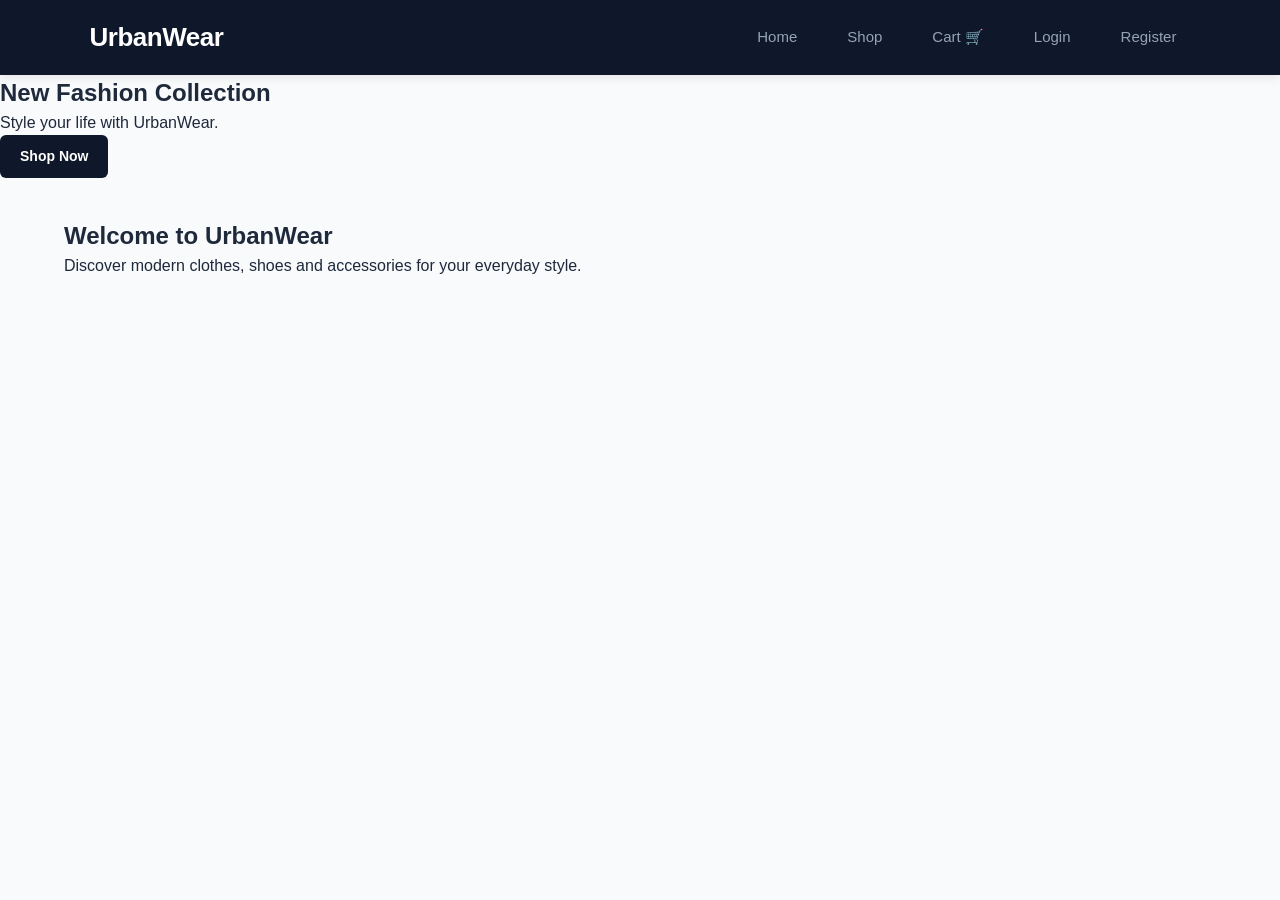
<file: index.html>
<!DOCTYPE html>
<html lang="en">
<head>
    <meta charset="UTF-8">
    <meta name="viewport" content="width=device-width, initial-scale=1.0">
    <title>UrbanWear - Home</title>
    <link rel="stylesheet" href="css/style.css">
</head>
<body>

<header>
    <h2>UrbanWear</h2>

    <nav>
        <a href="index.html">Home</a>
        <a href="shop.html">Shop</a>
        <a href="cart.html">Cart 🛒</a>
        <a href="login.html">Login</a>
        <a href="register.html">Register</a>
    </nav>
</header>

<section class="hero">
    <div>
        <h1>New Fashion Collection</h1>
        <p>Style your life with UrbanWear.</p>
        <a href="shop.html" class="btn">Shop Now</a>
    </div>
</section>

<section class="container">
    <h2>Welcome to UrbanWear</h2>
    <p>
        Discover modern clothes, shoes and accessories
        for your everyday style.
    </p>
</section>

</body>
</html>
</file>
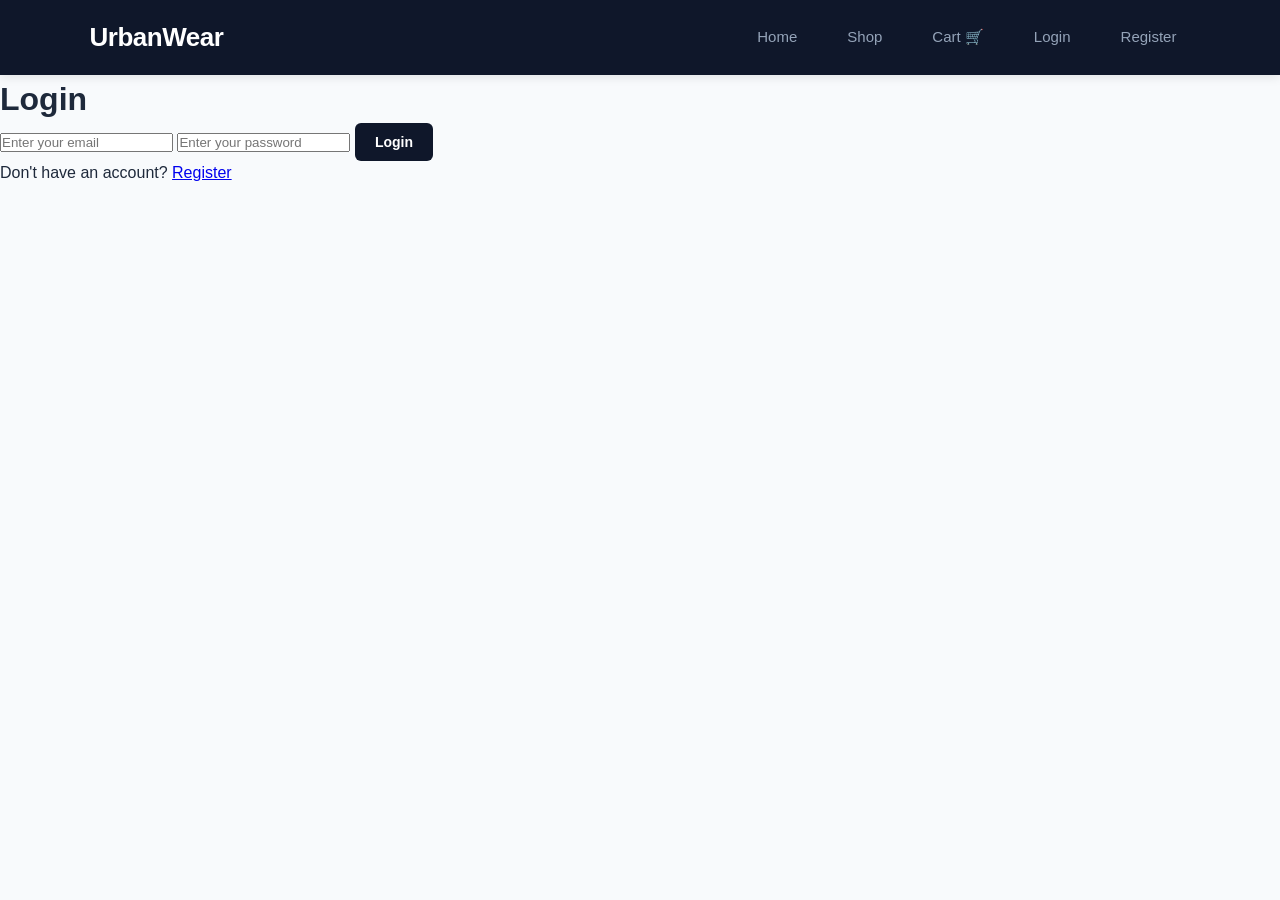
<file: admin.html/index.html>
<!doctype html>
<html lang="en">
  <head>
    <meta charset="UTF-8" />
    <meta http-equiv="refresh" content="0; url=dasbord.html" />
    <title>Redirecting to Dashboard...</title>
  </head>
  <body>
    <script>
      window.location.href = "dasbord.html";
    </script>
  </body>
</html>
</file>
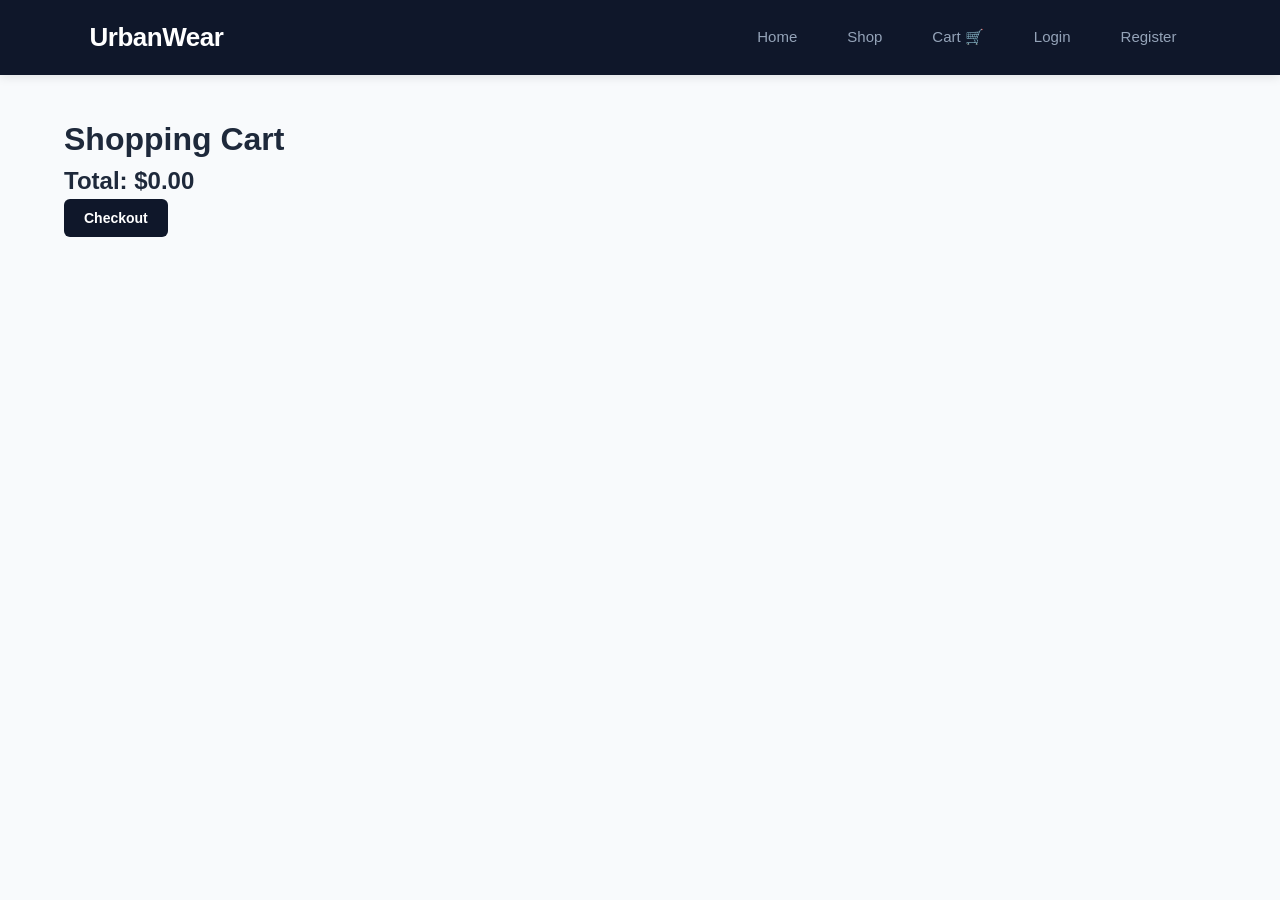
<file: cart.html>
<!DOCTYPE html>
<html lang="en">
<head>
    <meta charset="UTF-8">
    <meta name="viewport" content="width=device-width, initial-scale=1.0">

    <title>UrbanWear | Cart</title>

    <link rel="stylesheet" href="css/style.css">
</head>

<body>

    <!-- HEADER -->
    <header>

        <h2>UrbanWear</h2>

        <nav>
            <a href="index.html">Home</a>
            <a href="shop.html">Shop</a>
            <a href="cart.html">Cart 🛒</a>
            <a href="login.html">Login</a>
            <a href="register.html">Register</a>
        </nav>

    </header>


    <!-- CART -->
    <main class="container">

        <h1>Shopping Cart</h1>

        <div id="cartList">
            <!-- Products will appear here -->
        </div>


        <!-- TOTAL -->
        <div class="cart-summary">

            <h2 id="total">
                Total: $0.00
            </h2>

            <button
                onclick="checkout()"
                class="btn"
            >
                Checkout
            </button>

        </div>

    </main>


    <!-- JAVASCRIPT -->
    <script src="js/cart.js"></script>

</body>
</html>
</file>
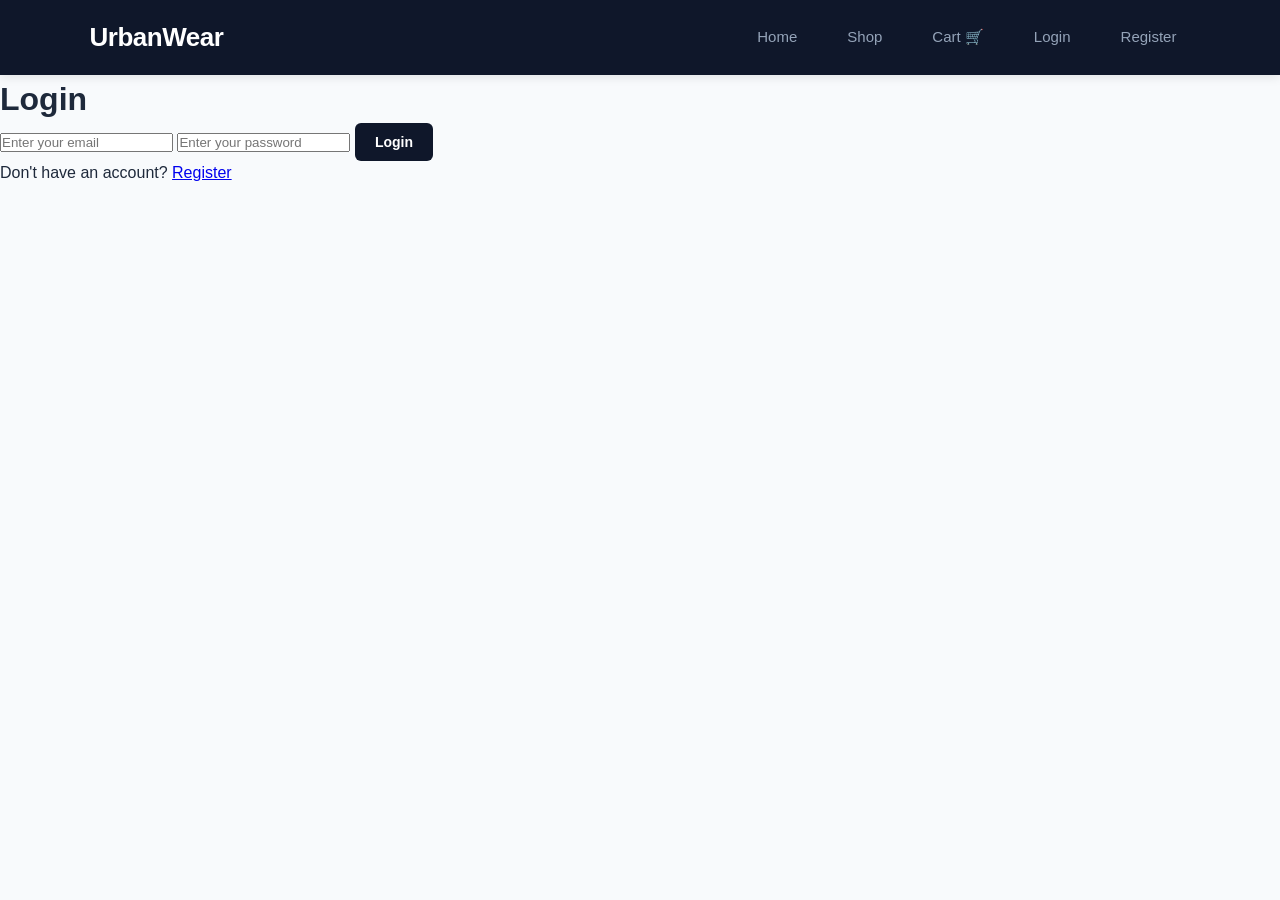
<file: dashboard.html>
<!doctype html>
<html lang="en">
  <head>
    <meta charset="UTF-8" />
    <meta name="viewport" content="width=device-width, initial-scale=1.0" />
    <title>UrbanWear | Admin Management Dashboard</title>
    <style>
      * {
        margin: 0;
        padding: 0;
        box-sizing: border-box;
        font-family:
          -apple-system, BlinkMacSystemFont, "Segoe UI", Roboto, Helvetica,
          Arial, sans-serif;
      }

      body {
        display: flex;
        background: #f1f5f9;
        color: #1e293b;
        min-height: 100vh;
      }

      /* SIDEBAR */
      .sidebar {
        width: 260px;
        background: #0f172a;
        color: #f8fafc;
        display: flex;
        flex-direction: column;
        justify-content: space-between;
        position: fixed;
        top: 0;
        bottom: 0;
        left: 0;
        padding: 24px 18px;
        z-index: 100;
      }

      .sidebar-logo {
        display: flex;
        align-items: center;
        gap: 12px;
        padding-bottom: 20px;
        border-bottom: 1px solid #1e293b;
      }

      .sidebar-logo .icon {
        font-size: 26px;
        background: #1e293b;
        width: 44px;
        height: 44px;
        border-radius: 10px;
        display: flex;
        align-items: center;
        justify-content: center;
      }

      .sidebar-logo h2 {
        font-size: 18px;
        font-weight: 700;
        color: #f8fafc;
      }

      .sidebar-logo h2 span {
        color: #d4af37;
      }

      .sidebar-logo p {
        font-size: 11px;
        color: #94a3b8;
        letter-spacing: 0.5px;
      }

      .menu {
        list-style: none;
        margin-top: 25px;
        display: flex;
        flex-direction: column;
        gap: 6px;
        flex-grow: 1;
      }

      .menu a {
        display: flex;
        align-items: center;
        gap: 12px;
        color: #94a3b8;
        text-decoration: none;
        padding: 12px 14px;
        border-radius: 8px;
        font-size: 14px;
        font-weight: 500;
        transition: all 0.2s ease;
      }

      .menu a:hover {
        background: #1e293b;
        color: #f8fafc;
      }

      .menu a.active {
        background: #d4af37;
        color: #0f172a;
        font-weight: 700;
      }

      .sidebar-footer {
        border-top: 1px solid #1e293b;
        padding-top: 18px;
      }

      .user-pill {
        display: flex;
        align-items: center;
        gap: 10px;
        margin-bottom: 14px;
        padding: 8px 10px;
        background: #1e293b;
        border-radius: 8px;
      }

      .user-pill .avatar {
        width: 32px;
        height: 32px;
        background: #d4af37;
        color: #0f172a;
        font-weight: bold;
        border-radius: 50%;
        display: flex;
        align-items: center;
        justify-content: center;
        font-size: 14px;
      }

      .user-pill .info {
        font-size: 12px;
        line-height: 1.3;
        overflow: hidden;
      }

      .user-pill .name {
        font-weight: 600;
        color: #f8fafc;
        white-space: nowrap;
        text-overflow: ellipsis;
      }

      .user-pill .role {
        color: #94a3b8;
        font-size: 11px;
      }

      .btn-logout {
        width: 100%;
        padding: 10px;
        background: #ef4444;
        color: white;
        border: none;
        border-radius: 8px;
        font-weight: 600;
        font-size: 13px;
        cursor: pointer;
        transition: 0.2s;
        display: flex;
        align-items: center;
        justify-content: center;
        gap: 8px;
      }

      .btn-logout:hover {
        background: #dc2626;
      }

      /* MAIN CONTENT */
      .main {
        margin-left: 260px;
        flex-grow: 1;
        padding: 35px 40px;
        max-width: calc(100vw - 260px);
      }

      .header-bar {
        display: flex;
        justify-content: space-between;
        align-items: center;
        margin-bottom: 30px;
      }

      .header-bar h1 {
        font-size: 26px;
        font-weight: 700;
        color: #0f172a;
      }

      .header-bar p {
        color: #64748b;
        font-size: 14px;
        margin-top: 4px;
      }

      .header-actions {
        display: flex;
        gap: 12px;
      }

      /* STATS GRID */
      .stats-grid {
        display: grid;
        grid-template-columns: repeat(auto-fit, minmax(180px, 1fr));
        gap: 18px;
        margin-bottom: 30px;
      }

      .stat-card {
        background: white;
        padding: 20px;
        border-radius: 12px;
        box-shadow: 0 1px 3px rgba(0, 0, 0, 0.05);
        border: 1px solid #e2e8f0;
        display: flex;
        align-items: center;
        gap: 16px;
      }

      .stat-icon {
        width: 48px;
        height: 48px;
        border-radius: 10px;
        display: flex;
        align-items: center;
        justify-content: center;
        font-size: 22px;
      }

      .stat-icon.pending {
        background: #fef3c7;
        color: #d97706;
        border: 2px solid #f59e0b;
      }
      .stat-icon.revenue {
        background: #dcfce7;
        color: #16a34a;
      }
      .stat-icon.orders {
        background: #e0e7ff;
        color: #4338ca;
      }
      .stat-icon.products {
        background: #f3e8ff;
        color: #7e22ce;
      }
      .stat-icon.alerts {
        background: #fee2e2;
        color: #dc2626;
      }

      .stat-info h3 {
        font-size: 24px;
        font-weight: 700;
        color: #0f172a;
        line-height: 1.2;
      }

      .stat-info p {
        font-size: 11px;
        color: #64748b;
        text-transform: uppercase;
        letter-spacing: 0.5px;
        font-weight: 600;
        margin-top: 2px;
      }

      /* SECTIONS & BOXES */
      .dashboard-section {
        background: white;
        border-radius: 12px;
        border: 1px solid #e2e8f0;
        box-shadow: 0 1px 3px rgba(0, 0, 0, 0.05);
        margin-bottom: 30px;
        overflow: hidden;
      }

      .section-header {
        display: flex;
        justify-content: space-between;
        align-items: center;
        padding: 20px 24px;
        border-bottom: 1px solid #e2e8f0;
        flex-wrap: wrap;
        gap: 12px;
      }

      .section-header h2 {
        font-size: 18px;
        font-weight: 700;
        color: #0f172a;
      }

      .btn-primary {
        background: #0f172a;
        color: white;
        padding: 9px 16px;
        border-radius: 6px;
        border: none;
        font-size: 13px;
        font-weight: 600;
        cursor: pointer;
        transition: 0.2s;
        display: inline-flex;
        align-items: center;
        gap: 6px;
      }

      .btn-primary:hover {
        background: #1e293b;
      }

      /* TABLES */
      .table-responsive {
        overflow-x: auto;
      }

      table {
        width: 100%;
        border-collapse: collapse;
        text-align: left;
        font-size: 14px;
      }

      th {
        background: #f8fafc;
        padding: 14px 20px;
        color: #64748b;
        font-weight: 600;
        font-size: 12px;
        text-transform: uppercase;
        letter-spacing: 0.5px;
        border-bottom: 1px solid #e2e8f0;
      }

      td {
        padding: 14px 20px;
        border-bottom: 1px solid #f1f5f9;
        color: #334155;
        vertical-align: middle;
      }

      tr:last-child td {
        border-bottom: none;
      }

      tr:hover td {
        background: #f8fafc;
      }

      /* BADGES */
      .badge {
        display: inline-block;
        padding: 4px 10px;
        border-radius: 20px;
        font-size: 12px;
        font-weight: 600;
      }

      .badge-pending {
        background: #fef3c7;
        color: #b45309;
        border: 1px solid #fde68a;
      }
      .badge-confirmed {
        background: #dcfce7;
        color: #166534;
        border: 1px solid #bbf7d0;
      }
      .badge-cancelled {
        background: #fee2e2;
        color: #991b1b;
      }
      .badge-in-stock {
        background: #dcfce7;
        color: #166534;
      }
      .badge-low-stock {
        background: #fef3c7;
        color: #92400e;
      }
      .badge-out-of-stock {
        background: #fee2e2;
        color: #991b1b;
      }

      /* ACTION BUTTONS */
      .btn-action {
        padding: 6px 12px;
        border-radius: 6px;
        font-size: 12px;
        font-weight: 600;
        cursor: pointer;
        border: 1px solid transparent;
        transition: 0.2s;
        margin-right: 4px;
      }

      .btn-confirm {
        background: #10b981;
        color: white;
      }

      .btn-confirm:hover {
        background: #059669;
      }

      .btn-cancel {
        background: #fee2e2;
        color: #dc2626;
      }

      .btn-cancel:hover {
        background: #fecaca;
      }

      .btn-edit {
        background: #f1f5f9;
        color: #334155;
        border-color: #cbd5e1;
      }

      .btn-edit:hover {
        background: #e2e8f0;
      }

      .btn-delete {
        background: #fee2e2;
        color: #dc2626;
      }

      .btn-delete:hover {
        background: #fecaca;
      }

      /* FILTER TABS */
      .filter-tabs {
        display: flex;
        gap: 8px;
      }

      .tab-btn {
        background: #f1f5f9;
        border: 1px solid #cbd5e1;
        padding: 6px 14px;
        border-radius: 6px;
        font-size: 12px;
        font-weight: 600;
        cursor: pointer;
        color: #475569;
        transition: 0.2s;
      }

      .tab-btn:hover {
        background: #e2e8f0;
      }

      .tab-btn.active {
        background: #0f172a;
        color: white;
        border-color: #0f172a;
      }

      /* MODALS */
      .modal {
        display: none;
        position: fixed;
        inset: 0;
        background: rgba(0, 0, 0, 0.5);
        z-index: 999;
        align-items: center;
        justify-content: center;
        padding: 20px;
      }

      .modal.active {
        display: flex;
      }

      .modal-content {
        background: white;
        border-radius: 12px;
        max-width: 520px;
        width: 100%;
        box-shadow: 0 10px 30px rgba(0, 0, 0, 0.2);
        overflow: hidden;
        animation: modalFadeIn 0.2s ease;
      }

      @keyframes modalFadeIn {
        from {
          transform: scale(0.95);
          opacity: 0;
        }
        to {
          transform: scale(1);
          opacity: 1;
        }
      }

      .modal-header {
        display: flex;
        justify-content: space-between;
        align-items: center;
        padding: 20px 24px;
        border-bottom: 1px solid #e2e8f0;
      }

      .modal-header h3 {
        font-size: 18px;
        font-weight: 700;
        color: #0f172a;
      }

      .modal-close {
        background: none;
        border: none;
        font-size: 22px;
        cursor: pointer;
        color: #94a3b8;
      }

      .modal-body {
        padding: 24px;
      }

      .form-group {
        margin-bottom: 16px;
      }

      .form-group label {
        display: block;
        font-size: 13px;
        font-weight: 600;
        color: #475569;
        margin-bottom: 6px;
      }

      .form-group input,
      .form-group select,
      .form-group textarea {
        width: 100%;
        padding: 10px 12px;
        border: 1px solid #cbd5e1;
        border-radius: 6px;
        font-size: 14px;
        color: #1e293b;
      }

      .modal-footer {
        padding: 16px 24px;
        background: #f8fafc;
        border-top: 1px solid #e2e8f0;
        display: flex;
        justify-content: flex-end;
        gap: 12px;
      }

      /* PRODUCT IMAGE OPTIONS (FILE & URL) */
      .image-mode-toggle {
        display: flex;
        background: #e2e8f0;
        padding: 4px;
        border-radius: 8px;
        gap: 4px;
        margin-bottom: 10px;
      }

      .img-toggle-btn {
        flex: 1;
        display: inline-flex;
        align-items: center;
        justify-content: center;
        gap: 6px;
        padding: 8px 12px;
        border: none;
        border-radius: 6px;
        background: transparent;
        color: #64748b;
        font-size: 13px;
        font-weight: 600;
        cursor: pointer;
        transition: all 0.2s ease;
      }

      .img-toggle-btn.active {
        background: #ffffff;
        color: #0f172a;
        box-shadow: 0 1px 3px rgba(0, 0, 0, 0.1);
      }

      .file-dropzone {
        display: flex;
        flex-direction: column;
        align-items: center;
        justify-content: center;
        padding: 16px 12px;
        border: 2px dashed #cbd5e1;
        border-radius: 8px;
        background: #f8fafc;
        cursor: pointer;
        transition: all 0.2s ease;
        text-align: center;
        gap: 4px;
      }

      .file-dropzone:hover {
        border-color: #0f172a;
        background: #f1f5f9;
      }

      .dropzone-text {
        font-size: 13px;
        font-weight: 600;
        color: #334155;
      }

      .dropzone-sub {
        font-size: 11px;
        color: #94a3b8;
      }

      .image-preview-wrapper {
        margin-top: 10px;
        display: flex;
        align-items: center;
        gap: 12px;
        padding: 8px 12px;
        background: #f8fafc;
        border: 1px solid #e2e8f0;
        border-radius: 8px;
      }

      .image-preview-box {
        width: 54px;
        height: 54px;
        border-radius: 6px;
        border: 1px solid #cbd5e1;
        background: #ffffff;
        overflow: hidden;
        position: relative;
        display: flex;
        align-items: center;
        justify-content: center;
        flex-shrink: 0;
      }

      .image-preview-box img {
        width: 100%;
        height: 100%;
        object-fit: cover;
        display: none;
      }

      .preview-placeholder {
        display: flex;
        flex-direction: column;
        align-items: center;
        justify-content: center;
        color: #94a3b8;
        font-size: 9px;
        text-align: center;
      }

      .image-preview-meta {
        flex: 1;
        display: flex;
        align-items: center;
        justify-content: space-between;
      }

      .preview-badge {
        font-size: 11px;
        font-weight: 600;
        padding: 3px 8px;
        border-radius: 12px;
        background: #e2e8f0;
        color: #475569;
      }

      .btn-clear-img {
        background: none;
        border: none;
        color: #ef4444;
        font-size: 12px;
        font-weight: 600;
        cursor: pointer;
        padding: 4px 8px;
        border-radius: 4px;
      }

      .btn-clear-img:hover {
        background: #fee2e2;
      }

      /* RESPONSIVE */
      @media (max-width: 900px) {
        .sidebar {
          width: 70px;
          padding: 16px 8px;
        }
        .sidebar-logo h2,
        .sidebar-logo p,
        .menu span,
        .user-pill .info,
        .btn-logout span {
          display: none;
        }
        .sidebar-logo {
          justify-content: center;
          padding-bottom: 15px;
        }
        .menu a {
          justify-content: center;
          padding: 12px 0;
        }
        .user-pill {
          justify-content: center;
          padding: 6px 0;
        }
        .main {
          margin-left: 70px;
          padding: 20px;
          max-width: calc(100vw - 70px);
        }
      }
    </style>
  </head>
  <body>
    <!-- SIDEBAR -->
    <aside class="sidebar">
      <div>
        <div class="sidebar-logo">
          <div class="icon">🛒</div>
          <div>
            <h2>Urban<span>Wear</span></h2>
            <p>Management System</p>
          </div>
        </div>

        <ul class="menu">
          <li>
            <a href="#overviewSection" class="active"
              >📊 <span>Overview</span></a
            >
          </li>
          <li>
            <a href="#salesSection">🧾 <span>Orders & Approvals</span></a>
          </li>
          <li>
            <a href="#inventorySection">📦 <span>Products & Stock</span></a>
          </li>
          <li>
            <a href="#usersSection">👥 <span>Users</span></a>
          </li>
          <li>
            <a href="shop.html" target="_blank"
              >🛍️ <span>Visit Storefront</span></a
            >
          </li>
        </ul>
      </div>

      <div class="sidebar-footer">
        <div class="user-pill">
          <div class="avatar" id="sidebarAvatar">A</div>
          <div class="info">
            <div class="name" id="sidebarUserName">Admin</div>
            <div class="role">Administrator</div>
          </div>
        </div>
        <button onclick="handleLogout()" class="btn-logout">
          <span>🚪 Logout</span>
        </button>
      </div>
    </aside>

    <!-- MAIN CONTENT -->
    <main class="main">
      <header class="header-bar" id="overviewSection">
        <div>
          <h1>Dashboard Overview</h1>
          <p>
            Welcome back! Today is
            <span
              id="currentDateDisplay"
              style="font-weight: 600; color: #0f172a"
            ></span>
          </p>
        </div>
        <div class="header-actions">
          <button
            onclick="handleResetStoreData()"
            class="btn-primary"
            style="
              background: #fee2e2;
              color: #dc2626;
              border: 1px solid #fca5a5;
            "
            title="Cleanse any old items like Lemon Soda and reload clean UrbanWear catalog"
          >
            🧹 Cleanse & Reset Data
          </button>
          <a href="shop.html" class="btn-primary" style="text-decoration: none">
            View Store ↗
          </a>
          <button
            onclick="openAddProductModal()"
            class="btn-primary"
            style="background: #d4af37; color: #0f172a"
          >
            + Add Product
          </button>
        </div>
      </header>

      <!-- STATS GRID -->
      <section class="stats-grid">
        <div class="stat-card" style="border-left: 4px solid #f59e0b">
          <div class="stat-icon pending">⏳</div>
          <div class="stat-info">
            <h3 id="statPending" style="color: #d97706">0</h3>
            <p>Pending Confirmation</p>
          </div>
        </div>
        <div class="stat-card">
          <div class="stat-icon revenue">💰</div>
          <div class="stat-info">
            <h3 id="statRevenue">$0.00</h3>
            <p>Confirmed Revenue</p>
          </div>
        </div>
        <div class="stat-card">
          <div class="stat-icon orders">📦</div>
          <div class="stat-info">
            <h3 id="statOrders">0</h3>
            <p>Total Orders</p>
          </div>
        </div>
        <div class="stat-card">
          <div class="stat-icon products">👕</div>
          <div class="stat-info">
            <h3 id="statProducts">0</h3>
            <p>Total Products</p>
          </div>
        </div>
        <div class="stat-card">
          <div class="stat-icon alerts">⚠️</div>
          <div class="stat-info">
            <h3 id="statAlerts">0</h3>
            <p>Low Stock Alerts</p>
          </div>
        </div>
      </section>

      <!-- ORDERS & APPROVAL SECTION -->
      <section class="dashboard-section" id="salesSection">
        <div class="section-header">
          <div>
            <h2>Orders & Admin Confirmations</h2>
            <p style="font-size: 13px; color: #64748b; margin-top: 2px">
              Review incoming customer orders and confirm or cancel them.
            </p>
          </div>

          <div class="filter-tabs">
            <button class="tab-btn active" onclick="filterOrders('All', this)">
              All Orders
            </button>
            <button
              class="tab-btn"
              onclick="filterOrders('Pending', this)"
              id="tabPendingBtn"
            >
              Pending
            </button>
            <button class="tab-btn" onclick="filterOrders('Confirmed', this)">
              Confirmed
            </button>
            <button class="tab-btn" onclick="filterOrders('Cancelled', this)">
              Cancelled
            </button>
          </div>
        </div>
        <div class="table-responsive">
          <table>
            <thead>
              <tr>
                <th>Order ID</th>
                <th>Date / Time</th>
                <th>Customer</th>
                <th>Items</th>
                <th>Total</th>
                <th>Status</th>
                <th>Admin Actions</th>
              </tr>
            </thead>
            <tbody id="ordersTableBody">
              <!-- Loaded dynamically -->
            </tbody>
          </table>
        </div>
      </section>

      <!-- PRODUCTS & STOCK STATUS TABLE -->
      <section class="dashboard-section" id="inventorySection">
        <div class="section-header">
          <h2>Product Inventory & Stock Status</h2>
          <button onclick="openAddProductModal()" class="btn-primary">
            + Add New Product
          </button>
        </div>
        <div class="table-responsive">
          <table>
            <thead>
              <tr>
                <th>Image</th>
                <th>Product Name</th>
                <th>Category</th>
                <th>Price</th>
                <th>Stock Count</th>
                <th>Status</th>
                <th>Actions</th>
              </tr>
            </thead>
            <tbody id="inventoryTableBody">
              <!-- Loaded dynamically -->
            </tbody>
          </table>
        </div>
      </section>

      <!-- USER MANAGEMENT -->
      <section class="dashboard-section" id="usersSection">
        <div class="section-header">
          <h2>Registered Users & Roles</h2>
          <button onclick="openAddUserModal()" class="btn-primary">
            + Add New User
          </button>
        </div>
        <div class="table-responsive">
          <table>
            <thead>
              <tr>
                <th>User Name</th>
                <th>Email Address</th>
                <th>Gender</th>
                <th>Role</th>
                <th>Actions</th>
              </tr>
            </thead>
            <tbody id="usersTableBody">
              <!-- Loaded dynamically -->
            </tbody>
          </table>
        </div>
      </section>
    </main>

    <!-- PRODUCT MODAL (ADD & EDIT) -->
    <div class="modal" id="productModal">
      <div class="modal-content">
        <div class="modal-header">
          <h3 id="modalProductTitle">Add New Product</h3>
          <button class="modal-close" onclick="closeProductModal()">
            &times;
          </button>
        </div>
        <form id="productForm" onsubmit="handleProductSubmit(event)">
          <div class="modal-body">
            <input type="hidden" id="formProductId" />
            <div class="form-group">
              <label>Product Name *</label>
              <input
                type="text"
                id="formProductName"
                required
                placeholder="e.g. Classic Oversized Hoodie"
              />
            </div>
            <div
              style="display: grid; grid-template-columns: 1fr 1fr; gap: 12px"
            >
              <div class="form-group">
                <label>Category *</label>
                <select id="formProductCategory" required>
                  <option value="Men">Men</option>
                  <option value="Women">Women</option>
                  <option value="Shoes">Shoes</option>
                  <option value="Accessories">Accessories</option>
                </select>
              </div>
              <div class="form-group">
                <label>Price ($) *</label>
                <input
                  type="number"
                  id="formProductPrice"
                  required
                  step="0.01"
                  min="0"
                  placeholder="29.99"
                />
              </div>
            </div>
            <div class="form-group">
              <label>Stock Quantity *</label>
              <input
                type="number"
                id="formProductStock"
                required
                min="0"
                placeholder="20"
              />
            </div>
            <div class="form-group">
<<<<<<< HEAD
              <label>Image URL *</label>
              <input
                type="url"
                id="formProductImage"
                required
                placeholder=""
              />
=======
              <label>Product Image *</label>

              <!-- TWO IMAGE OPTIONS: CHOOSE IMAGE & URL LINK -->
              <div class="image-mode-toggle">
                <button
                  type="button"
                  class="img-toggle-btn active"
                  id="btnModeFile"
                  onclick="setImageMode('file')"
                >
                  <svg
                    width="15"
                    height="15"
                    viewBox="0 0 24 24"
                    fill="none"
                    stroke="currentColor"
                    stroke-width="2"
                  >
                    <rect x="3" y="3" width="18" height="18" rx="2" />
                    <circle cx="8.5" cy="8.5" r="1.5" />
                    <path d="M21 15l-5-5L5 21" />
                  </svg>
                  Choose Image
                </button>
                <button
                  type="button"
                  class="img-toggle-btn"
                  id="btnModeUrl"
                  onclick="setImageMode('url')"
                >
                  <svg
                    width="15"
                    height="15"
                    viewBox="0 0 24 24"
                    fill="none"
                    stroke="currentColor"
                    stroke-width="2"
                  >
                    <path
                      d="M10 13a5 5 0 0 0 7.54.54l3-3a5 5 0 0 0-7.07-7.07l-1.72 1.71"
                    />
                    <path
                      d="M14 11a5 5 0 0 0-7.54-.54l-3 3a5 5 0 0 0 7.07 7.07l1.71-1.71"
                    />
                  </svg>
                  URL Link
                </button>
              </div>

              <!-- OPTION 1: CHOOSE IMAGE FILE -->
              <div id="imageFileInputGroup" class="image-input-pane">
                <label class="file-dropzone" for="formProductFileInput">
                  <svg
                    width="26"
                    height="26"
                    viewBox="0 0 24 24"
                    fill="none"
                    stroke="#64748b"
                    stroke-width="1.8"
                  >
                    <path d="M21 15v4a2 2 0 0 1-2 2H5a2 2 0 0 1-2-2v-4" />
                    <polyline points="17 8 12 3 7 8" />
                    <line x1="12" y1="3" x2="12" y2="15" />
                  </svg>
                  <span class="dropzone-text"
                    >Click to choose image or drag & drop</span
                  >
                  <span class="dropzone-sub"
                    >PNG, JPG, WEBP, GIF up to 5MB</span
                  >
                  <input
                    type="file"
                    id="formProductFileInput"
                    accept="image/*"
                    style="display: none"
                    onchange="handleProductFileSelect(event)"
                  />
                </label>
                <div
                  id="fileSelectedInfo"
                  style="
                    display: none;
                    font-size: 12px;
                    color: #10b981;
                    margin-top: 6px;
                    font-weight: 600;
                  "
                >
                  ✓ Selected file: <span id="fileSelectedName"></span>
                </div>
              </div>

              <!-- OPTION 2: URL LINK -->
              <div
                id="imageUrlInputGroup"
                class="image-input-pane"
                style="display: none"
              >
                <input
                  type="url"
                  id="formProductImageUrl"
                  placeholder="https://images.unsplash.com/..."
                  oninput="handleProductUrlChange(this.value)"
                />
              </div>

              <!-- HIDDEN FORM INPUT HOLDING FINAL IMAGE VALUE -->
              <input type="hidden" id="formProductImage" required />

              <!-- LIVE IMAGE PREVIEW -->
              <div class="image-preview-wrapper" id="imagePreviewWrapper">
                <div class="image-preview-box">
                  <img
                    id="imagePreviewImg"
                    src=""
                    alt="Product Preview"
                    onerror="handlePreviewError()"
                  />
                  <div id="imagePreviewPlaceholder" class="preview-placeholder">
                    <svg
                      width="20"
                      height="20"
                      viewBox="0 0 24 24"
                      fill="none"
                      stroke="#94a3b8"
                      stroke-width="1.8"
                    >
                      <rect x="3" y="3" width="18" height="18" rx="2" />
                      <circle cx="8.5" cy="8.5" r="1.5" />
                      <path d="M21 15l-5-5L5 21" />
                    </svg>
                    <span>No image</span>
                  </div>
                </div>
                <div class="image-preview-meta">
                  <span class="preview-badge" id="previewSourceBadge"
                    >No Image</span
                  >
                  <button
                    type="button"
                    class="btn-clear-img"
                    id="btnClearImage"
                    onclick="clearProductImage()"
                  >
                    ✕ Remove
                  </button>
                </div>
              </div>
>>>>>>> 8ecb5d2d9029a5d3502e394c33d7770939d41838
            </div>
            <div class="form-group">
              <label>Description</label>
              <textarea
                id="formProductDesc"
                rows="2"
                placeholder="Brief product summary..."
              ></textarea>
            </div>
          </div>
          <div class="modal-footer">
            <button
              type="button"
              class="btn-action btn-edit"
              onclick="closeProductModal()"
            >
              Cancel
            </button>
            <button
              type="submit"
              class="btn-primary"
              style="background: #0f172a"
            >
              Save Product
            </button>
          </div>
        </form>
      </div>
    </div>

    <!-- ADD USER MODAL -->
    <div class="modal" id="userModal">
      <div class="modal-content">
        <div class="modal-header">
          <h3>Add New User</h3>
          <button class="modal-close" onclick="closeUserModal()">
            &times;
          </button>
        </div>
        <form id="userForm" onsubmit="handleUserSubmit(event)">
          <div class="modal-body">
            <div
              style="display: grid; grid-template-columns: 1fr 1fr; gap: 12px"
            >
              <div class="form-group">
                <label>First Name *</label>
                <input
                  type="text"
                  id="formUserFirst"
                  required
                  placeholder="Alex"
                />
              </div>
              <div class="form-group">
                <label>Last Name *</label>
                <input
                  type="text"
                  id="formUserLast"
                  required
                  placeholder="Rivers"
                />
              </div>
            </div>
            <div class="form-group">
              <label>Email Address *</label>
              <input
                type="email"
                id="formUserEmail"
                required
                placeholder="alex@example.com"
              />
            </div>
            <div class="form-group">
              <label>Password *</label>
              <input
                type="password"
                id="formUserPass"
                required
                minlength="4"
                placeholder="••••••••"
              />
            </div>
            <div class="form-group">
              <label>Role</label>
              <select id="formUserRole">
                <option value="user">User (Customer)</option>
                <option value="admin">Administrator</option>
              </select>
            </div>
          </div>
          <div class="modal-footer">
            <button
              type="button"
              class="btn-action btn-edit"
              onclick="closeUserModal()"
            >
              Cancel
            </button>
            <button
              type="submit"
              class="btn-primary"
              style="background: #0f172a"
            >
              Create User
            </button>
          </div>
        </form>
      </div>
    </div>

    <script src="js/store.js"></script>
    <script>
      // Check Authentication - Admin Only
      const currentUser = Store.getCurrentUser();
      if (!currentUser || currentUser.role !== "admin") {
        alert(
          "Access Denied! Only administrators can access the UrbanWear Management Dashboard.",
        );
        window.location.href = "login.html";
      }

      let currentOrderFilter = "All";

      // Initialize UI
      function initDashboard() {
        if (currentUser) {
          const nameEl = document.getElementById("sidebarUserName");
          const avatarEl = document.getElementById("sidebarAvatar");
          if (nameEl)
            nameEl.textContent = `${currentUser.first_name || "Admin"} ${currentUser.last_name || ""}`;
          if (avatarEl)
            avatarEl.textContent = (
              currentUser.first_name ? currentUser.first_name[0] : "A"
            ).toUpperCase();
        }

        const dateEl = document.getElementById("currentDateDisplay");
        if (dateEl) {
          const options = {
            weekday: "long",
            year: "numeric",
            month: "long",
            day: "numeric",
          };
          dateEl.textContent = new Date().toLocaleDateString("en-US", options);
        }

        loadStats();
        renderOrdersTable();
        renderInventoryTable();
        renderUsersTable();
      }

      function loadStats() {
        const products = Store.getProducts();
        const orders = Store.getOrders();
        const users = Store.getUsers();

        const pendingOrders = orders.filter((o) => o.status === "Pending");
        const confirmedRevenue = orders
          .filter((o) => o.status === "Confirmed" || o.status === "Completed")
          .reduce((sum, ord) => sum + (Number(ord.total) || 0), 0);
        const lowStockCount = products.filter((p) => p.stock <= 5).length;

        document.getElementById("statPending").textContent =
          pendingOrders.length;
        document.getElementById("statRevenue").textContent =
          "$" + confirmedRevenue.toFixed(2);
        document.getElementById("statOrders").textContent = orders.length;
        document.getElementById("statProducts").textContent = products.length;
        document.getElementById("statAlerts").textContent = lowStockCount;

        const tabPending = document.getElementById("tabPendingBtn");
        if (tabPending) {
          tabPending.textContent = `Pending (${pendingOrders.length})`;
        }
      }

      function filterOrders(status, btn) {
        currentOrderFilter = status;
        document
          .querySelectorAll(".tab-btn")
          .forEach((b) => b.classList.remove("active"));
        if (btn) btn.classList.add("active");
        renderOrdersTable();
      }

      function renderOrdersTable() {
        const tbody = document.getElementById("ordersTableBody");
        if (!tbody) return;
        const orders = Store.getOrders();
        tbody.innerHTML = "";

        let filtered = orders;
        if (currentOrderFilter !== "All") {
          filtered = orders.filter((o) => o.status === currentOrderFilter);
        }

        if (filtered.length === 0) {
          tbody.innerHTML = `<tr><td colspan="7" style="text-align:center; padding:35px; color:#888;">No ${currentOrderFilter !== "All" ? currentOrderFilter.toLowerCase() : ""} orders found.</td></tr>`;
          return;
        }

        filtered.forEach((order) => {
          const itemsSummary =
            (order.items || []).map((i) => `${i.qty}x ${i.name}`).join(", ") ||
            "Fashion items";

          let badgeClass = "badge-pending";
          let statusLabel = order.status || "Pending";
          if (order.status === "Confirmed" || order.status === "Completed")
            badgeClass = "badge-confirmed";
          if (order.status === "Cancelled") badgeClass = "badge-cancelled";

          // Admin action buttons depending on status
          let actionHtml = "";
          if (order.status === "Pending") {
            actionHtml = `
                        <button class="btn-action btn-confirm" onclick="handleConfirmOrder('${order.id}')" title="Confirm customer order">
                            ✓ Confirm
                        </button>
                        <button class="btn-action btn-cancel" onclick="handleCancelOrder('${order.id}')" title="Cancel and return stock to inventory">
                            ✗ Cancel
                        </button>
                    `;
          } else if (order.status === "Confirmed") {
            actionHtml = `
                        <span style="font-size:12px; color:#166534; font-weight:600; margin-right:6px;">Approved</span>
                        <button class="btn-action btn-cancel" onclick="handleCancelOrder('${order.id}')" title="Cancel order and restore stock">
                            Cancel
                        </button>
                    `;
          } else if (order.status === "Cancelled") {
            actionHtml = `<span style="font-size:12px; color:#991b1b; font-weight:500;">Restocked to inventory</span>`;
          }

          tbody.innerHTML += `
                    <tr>
                        <td><strong>${order.id}</strong></td>
                        <td>
                            <div>${order.date}</div>
                            <div style="font-size:11px; color:#64748b;">${order.time || ""}</div>
                        </td>
                        <td>
                            <div><strong>${order.customer}</strong></div>
                            <div style="font-size:12px; color:#64748b;">${order.email}</div>
                        </td>
                        <td style="max-width:280px; font-size:13px; color:#475569;">${itemsSummary}</td>
                        <td><strong style="color:#0f172a;">$${Number(order.total).toFixed(2)}</strong></td>
                        <td><span class="badge ${badgeClass}">${statusLabel}</span></td>
                        <td>${actionHtml}</td>
                    </tr>
                `;
        });
      }

      function handleConfirmOrder(orderId) {
        const res = Store.updateOrderStatus(orderId, "Confirmed");
        if (res.success) {
          alert(`Order ${orderId} has been CONFIRMED by admin!`);
          loadStats();
          renderOrdersTable();
        } else {
          alert(res.message);
        }
      }

      function handleCancelOrder(orderId) {
        if (
          confirm(
            `Cancel order ${orderId}? The purchased items will automatically be returned to inventory stock.`,
          )
        ) {
          const res = Store.updateOrderStatus(orderId, "Cancelled");
          if (res.success) {
            alert(
              `Order ${orderId} has been cancelled and stock has been restored.`,
            );
            loadStats();
            renderOrdersTable();
            renderInventoryTable();
          } else {
            alert(res.message);
          }
        }
      }

      function renderInventoryTable() {
        const tbody = document.getElementById("inventoryTableBody");
        if (!tbody) return;
        const products = Store.getProducts();
        tbody.innerHTML = "";

        if (products.length === 0) {
          tbody.innerHTML = `<tr><td colspan="7" style="text-align:center; padding:30px; color:#888;">No products in inventory. Click "+ Add New Product" to get started.</td></tr>`;
          return;
        }

        products.forEach((product) => {
          let badgeClass = "badge-in-stock";
          let statusText = "In Stock";
          if (product.stock <= 0) {
            badgeClass = "badge-out-of-stock";
            statusText = "Out of Stock";
          } else if (product.stock <= 5) {
            badgeClass = "badge-low-stock";
            statusText = "Low Stock";
          }

          tbody.innerHTML += `
                    <tr>
                        <td>
                            <img src="${product.image}" alt="${product.name}" style="width:48px; height:48px; object-fit:cover; border-radius:6px;" onerror="this.src='https://images.unsplash.com/photo-1521572267360-ee0c2909d518?auto=format&fit=crop&w=600&q=80'">
                        </td>
                        <td><strong>${product.name}</strong></td>
                        <td><span style="background:#f1f5f9; padding:3px 8px; border-radius:4px; font-size:12px;">${product.category || "Apparel"}</span></td>
                        <td>$${Number(product.price).toFixed(2)}</td>
                        <td><strong>${product.stock}</strong></td>
                        <td><span class="badge ${badgeClass}">${statusText}</span></td>
                        <td>
                            <button class="btn-action btn-edit" onclick="openEditProductModal(${product.id})">Edit</button>
                            <button class="btn-action btn-delete" onclick="handleDeleteProduct(${product.id})">Delete</button>
                        </td>
                    </tr>
                `;
        });
      }

      function renderUsersTable() {
        const tbody = document.getElementById("usersTableBody");
        if (!tbody) return;
        const users = Store.getUsers();
        tbody.innerHTML = "";

        users.forEach((user) => {
          const isAdmin = user.role === "admin";
          const isMasterAdmin = user.email.toLowerCase() === "admin@gmail.com";
          const deleteBtn = isMasterAdmin
            ? `<span style="font-size:11px; color:#94a3b8;">Protected</span>`
            : `<button class="btn-action btn-delete" onclick="handleDeleteUser('${user.email}')">Delete</button>`;

          tbody.innerHTML += `
                    <tr>
                        <td><strong>${user.first_name || ""} ${user.last_name || ""}</strong></td>
                        <td>${user.email}</td>
                        <td>${user.gender || "Not Specified"}</td>
                        <td>
                            <span class="badge ${isAdmin ? "badge-low-stock" : "badge-completed"}" style="${isAdmin ? "background:#fef3c7; color:#b45309;" : "background:#e0e7ff; color:#3730a3;"}">
                                ${user.role || "user"}
                            </span>
                        </td>
                        <td>${deleteBtn}</td>
                    </tr>
                `;
        });
      }

      // Product Image Mode & Handlers (File vs URL)
      let currentImageMode = "file";

      function setImageMode(mode) {
        currentImageMode = mode;
        const btnFile = document.getElementById("btnModeFile");
        const btnUrl = document.getElementById("btnModeUrl");
        const fileGroup = document.getElementById("imageFileInputGroup");
        const urlGroup = document.getElementById("imageUrlInputGroup");

        if (mode === "file") {
          btnFile.classList.add("active");
          btnUrl.classList.remove("active");
          fileGroup.style.display = "block";
          urlGroup.style.display = "none";
        } else {
          btnUrl.classList.add("active");
          btnFile.classList.remove("active");
          urlGroup.style.display = "block";
          fileGroup.style.display = "none";
        }
      }

      function handleProductFileSelect(event) {
        const file = event.target.files && event.target.files[0];
        if (!file) return;

        if (file.size > 5 * 1024 * 1024) {
          alert(
            "Image file size is too large. Please select an image under 5MB.",
          );
          event.target.value = "";
          return;
        }

        const reader = new FileReader();
        reader.onload = function (e) {
          const base64 = e.target.result;
          updateProductImage(base64, "Uploaded File");
          const fileInfo = document.getElementById("fileSelectedInfo");
          const fileName = document.getElementById("fileSelectedName");
          if (fileInfo && fileName) {
            fileName.textContent = file.name;
            fileInfo.style.display = "block";
          }
        };
        reader.readAsDataURL(file);
      }

      function handleProductUrlChange(url) {
        updateProductImage(url.trim(), "Web URL");
      }

      function updateProductImage(src, sourceLabel = "") {
        const hiddenInput = document.getElementById("formProductImage");
        const img = document.getElementById("imagePreviewImg");
        const placeholder = document.getElementById("imagePreviewPlaceholder");
        const badge = document.getElementById("previewSourceBadge");

        if (hiddenInput) hiddenInput.value = src;

        if (src) {
          if (img) {
            img.src = src;
            img.style.display = "block";
          }
          if (placeholder) placeholder.style.display = "none";
          if (badge)
            badge.textContent =
              sourceLabel ||
              (src.startsWith("data:") ? "Uploaded File" : "Web URL");
        } else {
          if (img) {
            img.src = "";
            img.style.display = "none";
          }
          if (placeholder) placeholder.style.display = "flex";
          if (badge) badge.textContent = "No Image";
        }
      }

      function handlePreviewError() {
        const img = document.getElementById("imagePreviewImg");
        const placeholder = document.getElementById("imagePreviewPlaceholder");
        const badge = document.getElementById("previewSourceBadge");
        if (img) img.style.display = "none";
        if (placeholder) placeholder.style.display = "flex";
        if (badge) badge.textContent = "Invalid URL";
      }

      function clearProductImage() {
        const fileInput = document.getElementById("formProductFileInput");
        const urlInput = document.getElementById("formProductImageUrl");
        const fileInfo = document.getElementById("fileSelectedInfo");

        if (fileInput) fileInput.value = "";
        if (urlInput) urlInput.value = "";
        if (fileInfo) fileInfo.style.display = "none";

        updateProductImage("", "");
      }

      // Product Modal Handlers
      function openAddProductModal() {
        document.getElementById("modalProductTitle").textContent =
          "Add New Product";
        document.getElementById("formProductId").value = "";
        document.getElementById("formProductName").value = "";
        document.getElementById("formProductCategory").value = "Men";
        document.getElementById("formProductPrice").value = "";
        document.getElementById("formProductStock").value = "15";
        document.getElementById("formProductDesc").value = "";

        clearProductImage();
        const defaultSample =
          "https://images.unsplash.com/photo-1521572267360-ee0c2909d518?auto=format&fit=crop&w=600&q=80";
        document.getElementById("formProductImageUrl").value = defaultSample;
        setImageMode("url");
        updateProductImage(defaultSample, "Web URL");

        document.getElementById("productModal").classList.add("active");
      }

      function openEditProductModal(id) {
        const product = Store.getProductById(id);
        if (!product) return;

        document.getElementById("modalProductTitle").textContent =
          "Edit Product";
        document.getElementById("formProductId").value = product.id;
        document.getElementById("formProductName").value = product.name;
        document.getElementById("formProductCategory").value =
          product.category || "Men";
        document.getElementById("formProductPrice").value = product.price;
        document.getElementById("formProductStock").value = product.stock;
        document.getElementById("formProductDesc").value =
          product.description || "";

        clearProductImage();
        const existingImg = product.image || "";
        if (existingImg.startsWith("data:image/")) {
          setImageMode("file");
          updateProductImage(existingImg, "Uploaded File");
        } else {
          setImageMode("url");
          document.getElementById("formProductImageUrl").value = existingImg;
          updateProductImage(existingImg, "Web URL");
        }

        document.getElementById("productModal").classList.add("active");
      }

      function closeProductModal() {
        document.getElementById("productModal").classList.remove("active");
      }

      function handleProductSubmit(e) {
        e.preventDefault();
        const id = document.getElementById("formProductId").value;
        const name = document.getElementById("formProductName").value.trim();
        const category = document.getElementById("formProductCategory").value;
        const price = parseFloat(
          document.getElementById("formProductPrice").value,
        );
        const stock = parseInt(
          document.getElementById("formProductStock").value,
        );
        const image = document.getElementById("formProductImage").value.trim();
        const description = document
          .getElementById("formProductDesc")
          .value.trim();

        if (!image) {
          alert("Please choose an image file or provide an image URL.");
          return;
        }

        if (id) {
          Store.updateProduct(id, {
            name,
            category,
            price,
            stock,
            image,
            description,
          });
          alert("Product updated successfully!");
        } else {
          Store.addProduct({
            name,
            category,
            price,
            stock,
            image,
            description,
          });
          alert("Product created successfully!");
        }

        closeProductModal();
        loadStats();
        renderInventoryTable();
      }

      function handleDeleteProduct(id) {
        const product = Store.getProductById(id);
        if (!product) return;
        if (confirm(`Are you sure you want to delete "${product.name}"?`)) {
          Store.deleteProduct(id);
          loadStats();
          renderInventoryTable();
        }
      }

      // User Modal Handlers
      function openAddUserModal() {
        document.getElementById("formUserFirst").value = "";
        document.getElementById("formUserLast").value = "";
        document.getElementById("formUserEmail").value = "";
        document.getElementById("formUserPass").value = "";
        document.getElementById("formUserRole").value = "user";
        document.getElementById("userModal").classList.add("active");
      }

      function closeUserModal() {
        document.getElementById("userModal").classList.remove("active");
      }

      function handleUserSubmit(e) {
        e.preventDefault();
        const firstName = document.getElementById("formUserFirst").value.trim();
        const lastName = document.getElementById("formUserLast").value.trim();
        const email = document.getElementById("formUserEmail").value.trim();
        const password = document.getElementById("formUserPass").value;
        const role = document.getElementById("formUserRole").value;

        const res = Store.addUser({
          first_name: firstName,
          last_name: lastName,
          email: email,
          password: password,
          role: role,
          gender: "Not Specified",
        });

        if (!res.success) {
          alert(res.message);
          return;
        }

        alert("User account created!");
        closeUserModal();
        loadStats();
        renderUsersTable();
      }

      function handleDeleteUser(email) {
        if (confirm(`Delete user account "${email}"?`)) {
          const res = Store.deleteUser(email);
          if (res.success) {
            loadStats();
            renderUsersTable();
          } else {
            alert(res.message);
          }
        }
      }

      function handleResetStoreData() {
        if (
          confirm(
            "Reset store to clean official UrbanWear catalog? This will remove any stale mini-market items (such as Lemon Soda), reset products, and empty your cart.",
          )
        ) {
          Store.resetToCleanState();
          alert("Store data reset successfully to official UrbanWear catalog!");
          location.reload();
        }
      }

      function handleLogout() {
        Store.logout();
      }

      document.addEventListener("DOMContentLoaded", initDashboard);
    </script>
  </body>
</html>
</file>
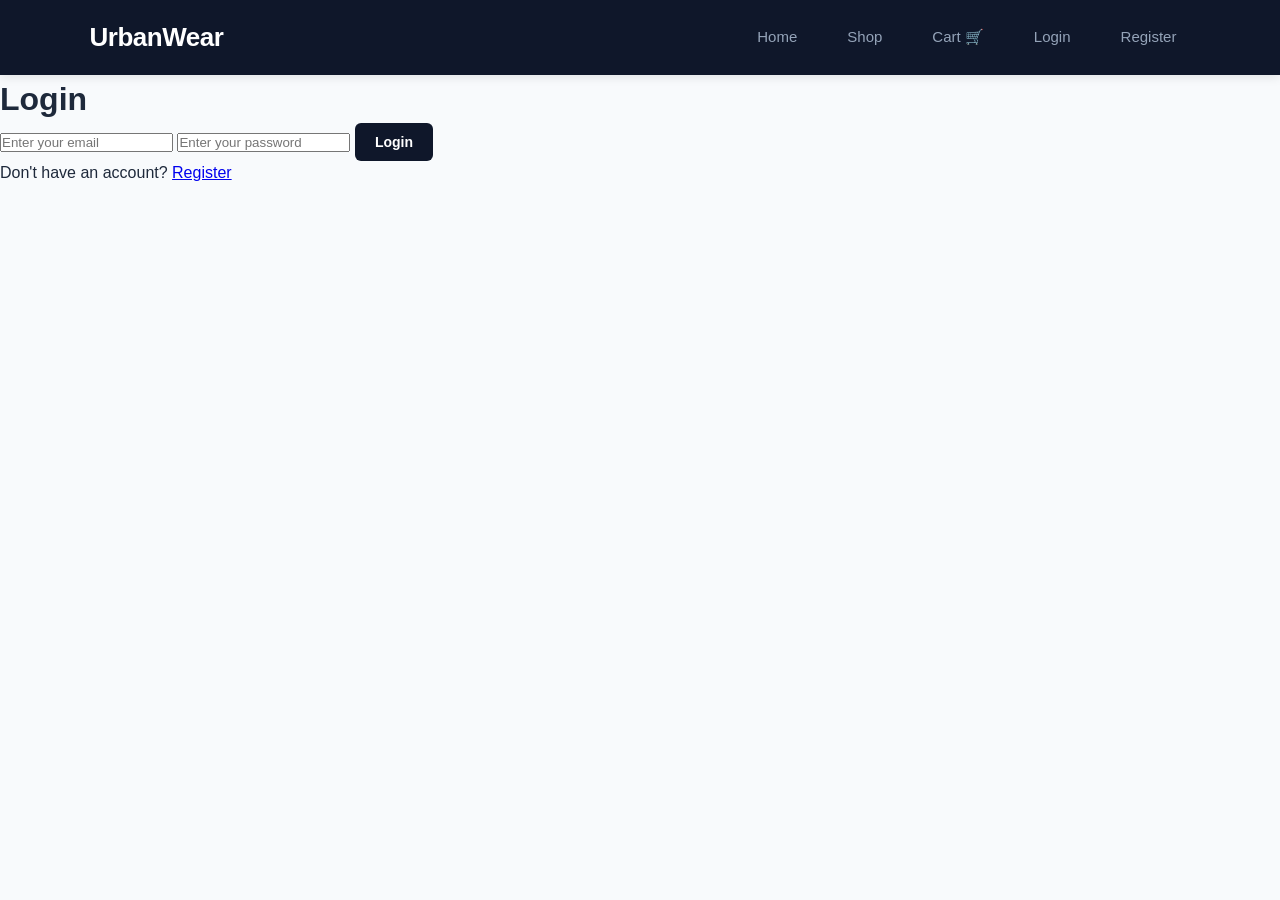
<file: login.html>
<!DOCTYPE html>
<html lang="en">
<head>
    <meta charset="UTF-8">
    <meta name="viewport" content="width=device-width, initial-scale=1.0">

    <title>UrbanWear | Login</title>

    <link rel="stylesheet" href="css/style.css">
</head>

<body>

    <!-- HEADER -->
    <header>

        <h2>UrbanWear</h2>

        <nav>
            <a href="index.html">Home</a>
            <a href="shop.html">Shop</a>
            <a href="cart.html">Cart 🛒</a>
            <a href="login.html">Login</a>
            <a href="register.html">Register</a>
        </nav>

    </header>


    <!-- LOGIN FORM -->
    <div class="auth-box">

        <h1>Login</h1>

        <form id="loginForm">

            <input
                type="email"
                id="loginEmail"
                placeholder="Enter your email"
                required
            >

            <input
                type="password"
                id="loginPassword"
                placeholder="Enter your password"
                required
            >

            <button type="submit">
                Login
            </button>

        </form>


        <p>
            Don't have an account?
            <a href="register.html">
                Register
            </a>
        </p>

    </div>


    <!-- AUTH JAVASCRIPT -->
    <script src="js/auth.js"></script>

</body>
</html>
</file>
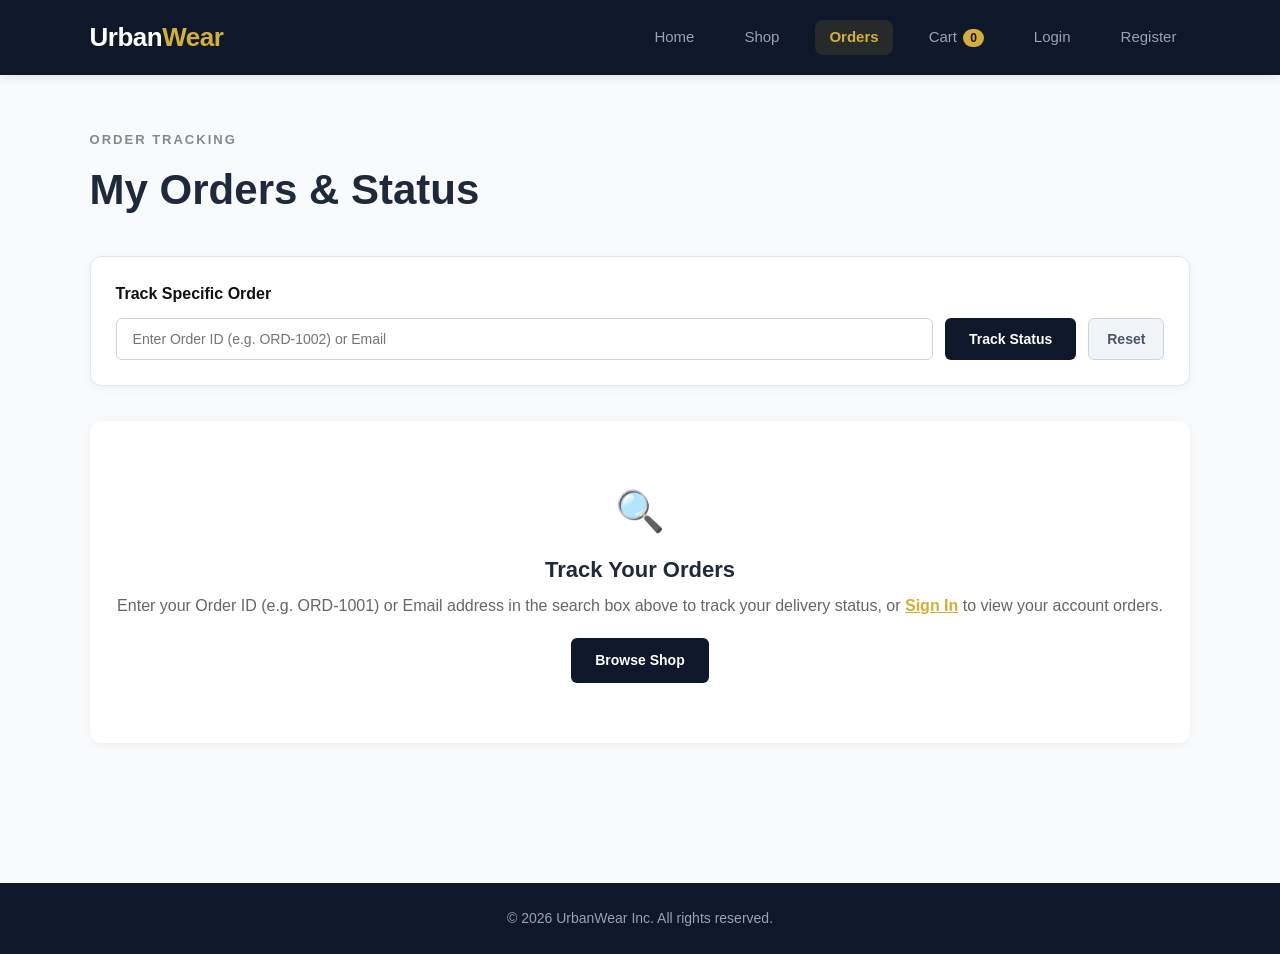
<file: orders.html>
<!doctype html>
<html lang="en">
  <head>
    <meta charset="UTF-8" />
    <meta name="viewport" content="width=device-width, initial-scale=1.0" />
    <title>My Orders & Order Tracking | UrbanWear</title>
    <link rel="stylesheet" href="css/shop.css" />
    <link rel="stylesheet" href="css/style.css" />
    <style>
      .order-card {
        background: white;
        border-radius: 12px;
        border: 1px solid #e2e8f0;
        box-shadow: 0 2px 10px rgba(0, 0, 0, 0.05);
        margin-bottom: 24px;
        overflow: hidden;
      }
      .order-card-header {
        background: #f8fafc;
        padding: 18px 24px;
        border-bottom: 1px solid #e2e8f0;
        display: flex;
        justify-content: space-between;
        align-items: center;
        flex-wrap: wrap;
        gap: 12px;
      }
      .order-card-body {
        padding: 24px;
      }
      .order-item-row {
        display: flex;
        align-items: center;
        gap: 16px;
        padding: 12px 0;
        border-bottom: 1px solid #f1f5f9;
      }
      .order-item-row:last-child {
        border-bottom: none;
      }
      .order-item-img {
        width: 60px;
        height: 60px;
        object-fit: cover;
        border-radius: 6px;
      }
      .badge-status-pending {
        background: #fef3c7;
        color: #b45309;
        border: 1px solid #fde68a;
        padding: 6px 14px;
        border-radius: 20px;
        font-size: 13px;
        font-weight: 700;
        display: inline-flex;
        align-items: center;
        gap: 6px;
      }
      .badge-status-confirmed {
        background: #dcfce7;
        color: #166534;
        border: 1px solid #bbf7d0;
        padding: 6px 14px;
        border-radius: 20px;
        font-size: 13px;
        font-weight: 700;
        display: inline-flex;
        align-items: center;
        gap: 6px;
      }
      .badge-status-cancelled {
        background: #fee2e2;
        color: #991b1b;
        border: 1px solid #fecaca;
        padding: 6px 14px;
        border-radius: 20px;
        font-size: 13px;
        font-weight: 700;
        display: inline-flex;
        align-items: center;
        gap: 6px;
      }
      .lookup-box {
        background: white;
        padding: 25px;
        border-radius: 12px;
        box-shadow: 0 2px 10px rgba(0, 0, 0, 0.05);
        margin-bottom: 35px;
        border: 1px solid #e2e8f0;
      }
    </style>
  </head>
  <body>
    <header class="header">
      <a class="logo" href="index.html"> Urban<span>Wear</span> </a>
      <nav>
        <a href="index.html">Home</a>
        <a href="shop.html">Shop</a>
        <a class="active" href="orders.html">Orders</a>
        <a href="cart.html">Cart <b id="cartCount">0</b></a>
        <a href="login.html">Login</a>
        <a href="register.html">Register</a>
      </nav>
    </header>

    <main class="section shop-page">
      <div class="section-head">
        <div>
          <p class="eyebrow">ORDER TRACKING</p>
          <h1>My Orders & Status</h1>
        </div>
      </div>

      <!-- GUEST ORDER LOOKUP -->
      <div class="lookup-box">
        <h3 style="font-size: 16px; margin-bottom: 12px; color: #111">
          Track Specific Order
        </h3>
        <form
          onsubmit="handleLookup(event)"
          style="display: flex; gap: 12px; flex-wrap: wrap"
        >
          <input
            type="text"
            id="lookupQuery"
            placeholder="Enter Order ID (e.g. ORD-1002) or Email"
            required
            style="
              flex: 1;
              min-width: 260px;
              padding: 12px 16px;
              border: 1px solid #cbd5e1;
              border-radius: 6px;
              font-size: 14px;
            "
          />
          <button
            type="submit"
            class="btn"
            style="
              background: #0f172a;
              color: white;
              padding: 12px 24px;
              border-radius: 6px;
              font-weight: 600;
              margin: 0;
            "
          >
            Track Status
          </button>
          <button
            type="button"
            onclick="clearLookup()"
            class="btn"
            style="
              background: #f1f5f9;
              color: #475569;
              border: 1px solid #cbd5e1;
              padding: 12px 18px;
              border-radius: 6px;
              font-weight: 600;
              margin: 0;
            "
          >
            Reset
          </button>
        </form>
      </div>

      <!-- ORDERS LIST CONTAINER -->
      <div id="ordersList">
        <!-- Loaded dynamically -->
      </div>
    </main>

    <footer>
      <p>© 2026 UrbanWear Inc. All rights reserved.</p>
    </footer>

    <script src="js/store.js"></script>
    <script>
      let activeFilterQuery = null;

      function renderOrdersView() {
        const container = document.getElementById("ordersList");
        if (!container) return;

        const currentUser = Store.getCurrentUser();
        const allOrders = Store.getOrders();
        let ordersToShow = [];

        if (activeFilterQuery) {
          const q = activeFilterQuery.toLowerCase().trim();
          ordersToShow = allOrders.filter(
            (o) =>
              String(o.id).toLowerCase() === q ||
              (o.email && o.email.toLowerCase() === q),
          );
        } else if (currentUser) {
          ordersToShow = allOrders.filter(
            (o) =>
              o.email &&
              o.email.toLowerCase() === currentUser.email.toLowerCase(),
          );
        } else {
          // Guest without search query - prompt to lookup
          container.innerHTML = `
                <div style="text-align:center; padding:60px 20px; background:white; border-radius:12px; box-shadow:0 2px 10px rgba(0,0,0,0.05);">
                    <div style="font-size:40px; margin-bottom:12px;">🔍</div>
                    <h2 style="font-size:22px; margin-bottom:8px;">Track Your Orders</h2>
                    <p style="color:#666; margin-bottom:20px;">
                        Enter your Order ID (e.g. ORD-1001) or Email address in the search box above to track your delivery status, or <a href="login.html" style="color:#d4af37; font-weight:600;">Sign In</a> to view your account orders.
                    </p>
                    <a href="shop.html" class="btn" style="background:#0f172a; color:white; padding:12px 24px; border-radius:6px; text-decoration:none;">
                        Browse Shop
                    </a>
                </div>
          `;
          return;
        }

        container.innerHTML = "";

        if (ordersToShow.length === 0) {
          container.innerHTML = `
                <div style="text-align:center; padding:60px 20px; background:white; border-radius:12px; box-shadow:0 2px 10px rgba(0,0,0,0.05);">
                    <div style="font-size:40px; margin-bottom:12px;">📦</div>
                    <h2 style="font-size:22px; margin-bottom:8px;">No Orders Found</h2>
                    <p style="color:#666; margin-bottom:20px;">
                        ${activeFilterQuery ? "No orders matched your search query. Please double check your Order ID." : "You have not placed any orders yet."}
                    </p>
                    <a href="shop.html" class="btn" style="background:#0f172a; color:white; padding:12px 24px; border-radius:6px; text-decoration:none;">
                        Browse Shop
                    </a>
                </div>
            `;
          return;
        }

        ordersToShow.forEach((order) => {
          let statusBadge = "";
          let statusExplanation = "";

          if (order.status === "Pending") {
            statusBadge = `<span class="badge-status-pending">🟡 Pending Admin Confirmation</span>`;
            statusExplanation = `<p style="font-size:13px; color:#b45309; margin-top:8px;">Your order has been submitted. The store manager will review and confirm it shortly.</p>`;
          } else if (
            order.status === "Confirmed" ||
            order.status === "Completed"
          ) {
            statusBadge = `<span class="badge-status-confirmed">🟢 Confirmed by Admin</span>`;
            statusExplanation = `<p style="font-size:13px; color:#166534; margin-top:8px;">Great news! Your order was approved by the admin and is currently being packed for delivery.</p>`;
          } else if (order.status === "Cancelled") {
            statusBadge = `<span class="badge-status-cancelled">🔴 Order Cancelled</span>`;
            statusExplanation = `<p style="font-size:13px; color:#991b1b; margin-top:8px;">This order was cancelled and items have been restored to store inventory.</p>`;
          }

          let itemsHtml = "";
          (order.items || []).forEach((item) => {
            itemsHtml += `
                    <div class="order-item-row">
                        <img src="${item.image || "https://images.unsplash.com/photo-1521572267360-ee0c2909d518?auto=format&fit=crop&w=600&q=80"}" class="order-item-img" alt="${item.name}">
                        <div style="flex:1;">
                            <div style="font-weight:600; color:#111;">${item.name}</div>
                            <div style="font-size:13px; color:#666;">Quantity: <strong>${item.qty}</strong> × $${Number(item.price).toFixed(2)}</div>
                        </div>
                        <div style="font-weight:700; color:#111;">
                            $${(Number(item.price) * Number(item.qty)).toFixed(2)}
                        </div>
                    </div>
                `;
          });

          container.innerHTML += `
                <div class="order-card">
                    <div class="order-card-header">
                        <div>
                            <span style="font-size:12px; color:#64748b; font-weight:600;">ORDER NUMBER</span>
                            <h3 style="font-size:18px; color:#0f172a; margin-top:2px;">${order.id}</h3>
                        </div>
                        <div>
                            <span style="font-size:12px; color:#64748b; font-weight:600;">PLACED ON</span>
                            <div style="font-size:14px; font-weight:500; margin-top:2px;">${order.date} ${order.time || ""}</div>
                        </div>
                        <div>
                            <span style="font-size:12px; color:#64748b; font-weight:600;">TOTAL AMOUNT</span>
                            <div style="font-size:16px; font-weight:700; color:#0f172a; margin-top:2px;">$${Number(order.total).toFixed(2)}</div>
                        </div>
                        <div>
                            ${statusBadge}
                        </div>
                    </div>
                    <div class="order-card-body">
                        ${statusExplanation}
                        <div style="margin-top:16px; border-top:1px solid #e2e8f0; padding-top:12px;">
                            ${itemsHtml}
                        </div>
                        <div style="margin-top:15px; padding-top:12px; border-top:1px solid #f1f5f9; display:flex; justify-content:space-between; font-size:13px; color:#64748b;">
                            <span>Customer: <strong>${order.customer}</strong> (${order.email})</span>
                            <span style="color:#0f172a; font-weight:600;">UrbanWear Express Delivery</span>
                        </div>
                    </div>
                </div>
            `;
        });
      }

      function handleLookup(e) {
        e.preventDefault();
        const q = document.getElementById("lookupQuery").value.trim();
        if (q) {
          activeFilterQuery = q;
          renderOrdersView();
        }
      }

      function clearLookup() {
        document.getElementById("lookupQuery").value = "";
        activeFilterQuery = null;
        renderOrdersView();
      }

      document.addEventListener("DOMContentLoaded", () => {
        Store.renderNavbar("orders");
        renderOrdersView();
      });
    </script>
  </body>
</html>
</file>
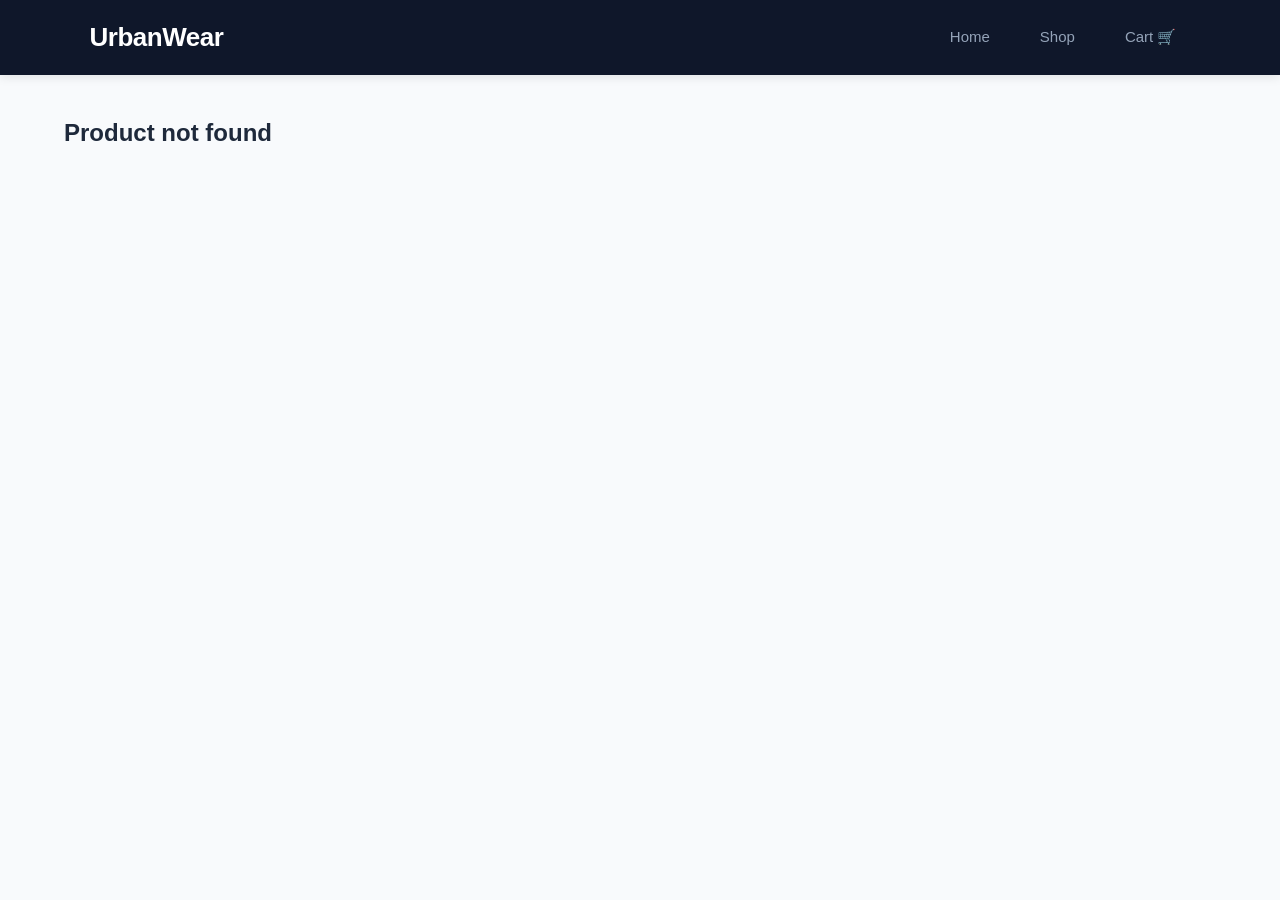
<file: product.html>
<!DOCTYPE html>
<html lang="en">
<head>
    <meta charset="UTF-8">
    <meta name="viewport" content="width=device-width, initial-scale=1.0">
    <title>Product</title>
    <link rel="stylesheet" href="css/style.css">
</head>
<body>

<header>
    <h2>UrbanWear</h2>

    <nav>
        <a href="index.html">Home</a>
        <a href="shop.html">Shop</a>
        <a href="cart.html">Cart 🛒</a>
    </nav>
</header>

<div class="container">
    <div id="productDetail"></div>
</div>

<script>

const id = Number(
    localStorage.getItem("selectedProduct")
);

const products = JSON.parse(
    localStorage.getItem("products") || "[]"
);

const product = products.find(
    p => p.id === id
);

const detail =
    document.getElementById("productDetail");

if (product) {

    detail.innerHTML = `
        <div class="detail">

            <img src="${product.image}">

            <div>
                <h1>${product.name}</h1>

                <h2>$${product.price}</h2>

                <p>Stock: ${product.stock}</p>

                <button onclick="addProduct()">
                    Add To Cart
                </button>
            </div>

        </div>
    `;

} else {

    detail.innerHTML =
        "<h2>Product not found</h2>";
}

function addProduct() {

    let cart = JSON.parse(
        localStorage.getItem("cart") || "[]"
    );

    const existing =
        cart.find(item => item.id === product.id);

    if (existing) {
        existing.qty++;
    } else {
        cart.push({
            id: product.id,
            name: product.name,
            price: product.price,
            image: product.image,
            qty: 1
        });
    }

    localStorage.setItem(
        "cart",
        JSON.stringify(cart)
    );

    alert("Added to cart!");
}

</script>

</body>
</html>
</file>
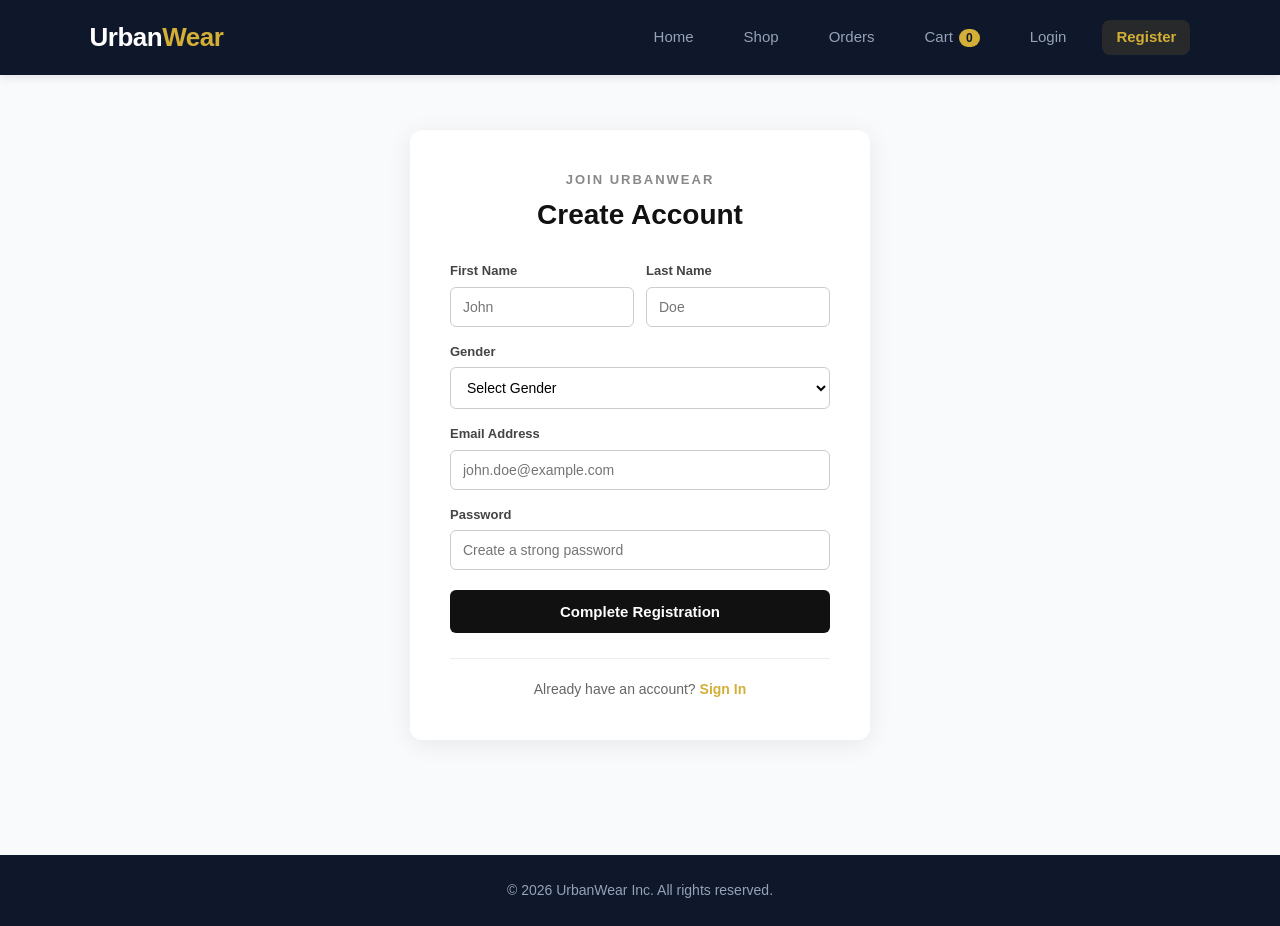
<file: register.html>
<!doctype html>
<html lang="en">
  <head>
    <meta charset="UTF-8" />
    <meta name="viewport" content="width=device-width, initial-scale=1.0" />
    <title>Register | UrbanWear</title>
    <link rel="stylesheet" href="css/shop.css" />
    <link rel="stylesheet" href="css/style.css" />
  </head>
  <body>
    <header class="header">
      <a class="logo" href="index.html"> Urban<span>Wear</span> </a>
      <nav>
        <a href="index.html">Home</a>
        <a href="shop.html">Shop</a>
        <a href="orders.html">Orders</a>
        <a href="cart.html">Cart <b id="cartCount">0</b></a>
        <a href="login.html">Login</a>"
        <a class="active" href="register.html">Register</a>
      </nav>
    </header>

    <main
      style="
        min-height: calc(100vh - 180px);
        display: flex;
        align-items: center;
        justify-content: center;
        padding: 40px 20px;
      "
    >
      <div
        class="auth-box"
        style="
          width: 100%;
          max-width: 460px;
          background: white;
          padding: 40px;
          border-radius: 12px;
          box-shadow: 0 4px 25px rgba(0, 0, 0, 0.08);
          margin: 0;
        "
      >
        <div style="text-align: center; margin-bottom: 25px">
          <p class="eyebrow" style="margin-bottom: 5px">JOIN URBANWEAR</p>
          <h1 style="font-size: 28px; font-weight: 700; color: #111">
            Create Account
          </h1>
        </div>

        <form id="registerForm">
          <div
            style="
              display: grid;
              grid-template-columns: 1fr 1fr;
              gap: 12px;
              margin-bottom: 15px;
            "
          >
            <div>
              <label
                style="
                  display: block;
                  font-size: 13px;
                  font-weight: 600;
                  margin-bottom: 6px;
                  color: #444;
                "
                >First Name</label
              >
              <input
                type="text"
                id="first_name"
                placeholder="John"
                required
                style="
                  width: 100%;
                  padding: 11px 12px;
                  border: 1px solid #ccc;
                  border-radius: 6px;
                  font-size: 14px;
                "
              />
            </div>
            <div>
              <label
                style="
                  display: block;
                  font-size: 13px;
                  font-weight: 600;
                  margin-bottom: 6px;
                  color: #444;
                "
                >Last Name</label
              >
              <input
                type="text"
                id="last_name"
                placeholder="Doe"
                required
                style="
                  width: 100%;
                  padding: 11px 12px;
                  border: 1px solid #ccc;
                  border-radius: 6px;
                  font-size: 14px;
                "
              />
            </div>
          </div>

          <div style="margin-bottom: 15px">
            <label
              style="
                display: block;
                font-size: 13px;
                font-weight: 600;
                margin-bottom: 6px;
                color: #444;
              "
              >Gender</label
            >
            <select
              id="gender"
              required
              style="
                width: 100%;
                padding: 11px 12px;
                border: 1px solid #ccc;
                border-radius: 6px;
                font-size: 14px;
                background: white;
              "
            >
              <option value="">Select Gender</option>
              <option value="Male">Male</option>
              <option value="Female">Female</option>
              <option value="Other">Other / Prefer not to say</option>
            </select>
          </div>

          <div style="margin-bottom: 15px">
            <label
              style="
                display: block;
                font-size: 13px;
                font-weight: 600;
                margin-bottom: 6px;
                color: #444;
              "
              >Email Address</label
            >
            <input
              type="email"
              id="registerEmail"
              placeholder="john.doe@example.com"
              required
              style="
                width: 100%;
                padding: 11px 12px;
                border: 1px solid #ccc;
                border-radius: 6px;
                font-size: 14px;
              "
            />
          </div>

          <div style="margin-bottom: 20px">
            <label
              style="
                display: block;
                font-size: 13px;
                font-weight: 600;
                margin-bottom: 6px;
                color: #444;
              "
              >Password</label
            >
            <input
              type="password"
              id="registerPassword"
              placeholder="Create a strong password"
              required
              minlength="6"
              style="
                width: 100%;
                padding: 11px 12px;
                border: 1px solid #ccc;
                border-radius: 6px;
                font-size: 14px;
              "
            />
          </div>

          <button
            type="submit"
            class="btn"
            style="
              width: 100%;
              background: #111;
              color: white;
              padding: 13px;
              border: none;
              border-radius: 6px;
              font-size: 15px;
              font-weight: 600;
              cursor: pointer;
              margin: 0;
            "
          >
            Complete Registration
          </button>
        </form>

        <div
          style="
            text-align: center;
            margin-top: 25px;
            padding-top: 20px;
            border-top: 1px solid #eee;
            font-size: 14px;
            color: #666;
          "
        >
          Already have an account?
          <a
            href="login.html"
            style="color: #d4af37; font-weight: 600; text-decoration: none"
            >Sign In</a
          >
        </div>
      </div>
    </main>

    <footer>
      <p>© 2026 UrbanWear Inc. All rights reserved.</p>
    </footer>

    <script src="js/store.js"></script>
    <script src="js/auth.js"></script>
    <script>
      document.addEventListener("DOMContentLoaded", () => {
        Store.renderNavbar("register");
      });
    </script>
  </body>
</html>
</file>
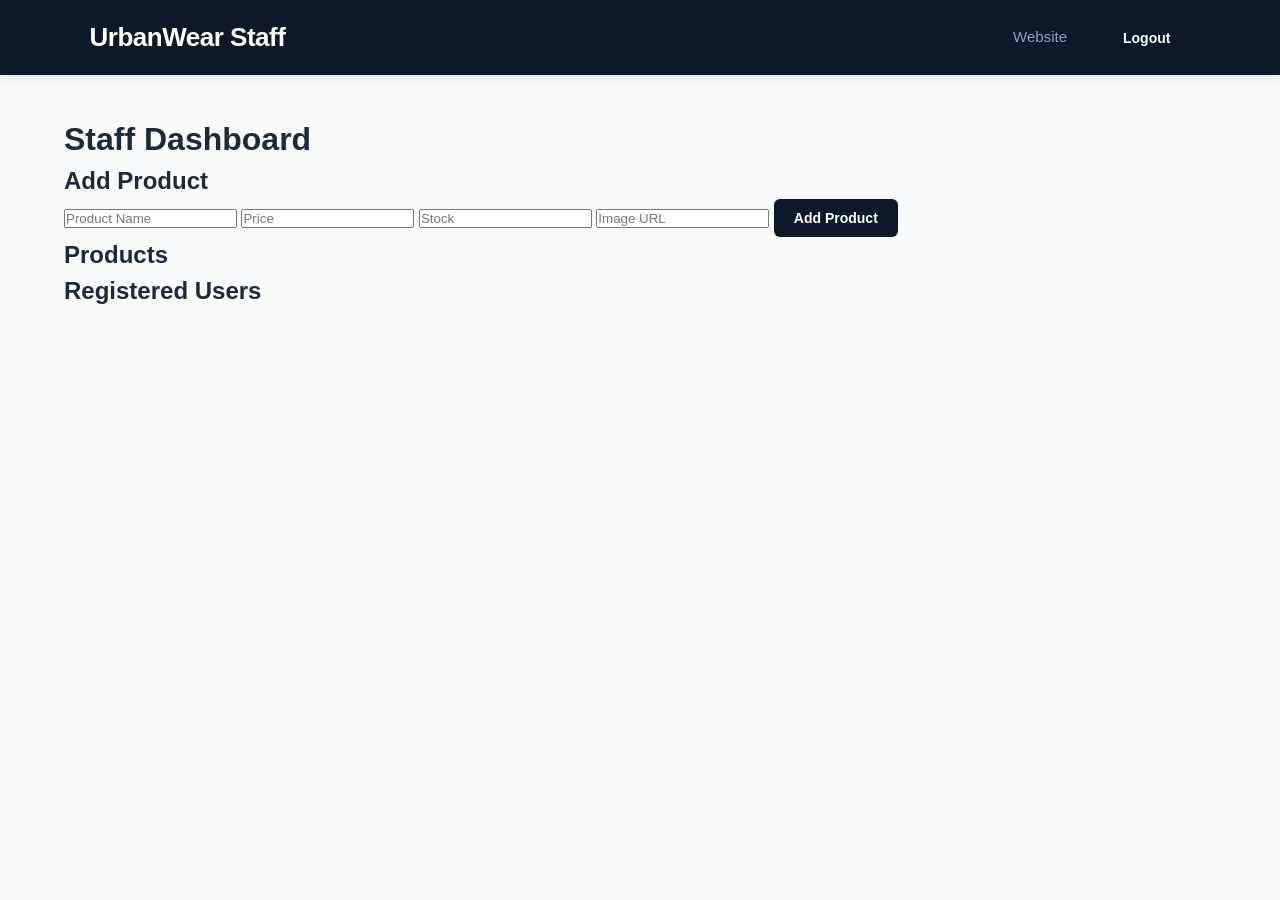
<file: staff.html>
<!DOCTYPE html>
<html lang="en">
<head>
    <meta charset="UTF-8">
    <meta name="viewport" content="width=device-width, initial-scale=1.0">

    <title>Staff Dashboard</title>

    <link rel="stylesheet" href="css/style.css">
</head>

<body>

<header>

    <h2>UrbanWear Staff</h2>

    <nav>

        <a href="index.html">
            Website
        </a>

        <button onclick="logout()">
            Logout
        </button>

    </nav>

</header>


<div class="container">

    <h1>Staff Dashboard</h1>


    <!-- ADD PRODUCT -->

    <div class="admin-form">

        <h2>Add Product</h2>

        <input
            type="text"
            id="productName"
            placeholder="Product Name"
        >

        <input
            type="number"
            id="productPrice"
            placeholder="Price"
        >

        <input
            type="number"
            id="productStock"
            placeholder="Stock"
        >

        <input
            type="text"
            id="productImage"
            placeholder="Image URL"
        >

        <button onclick="addProduct()">
            Add Product
        </button>

    </div>


    <!-- PRODUCTS -->

    <h2>Products</h2>

    <div id="adminProducts"></div>


    <!-- USERS -->

    <h2>Registered Users</h2>

    <div id="usersList"></div>

</div>


<script src="js/staff.js"></script>

</body>
</html>
</file>
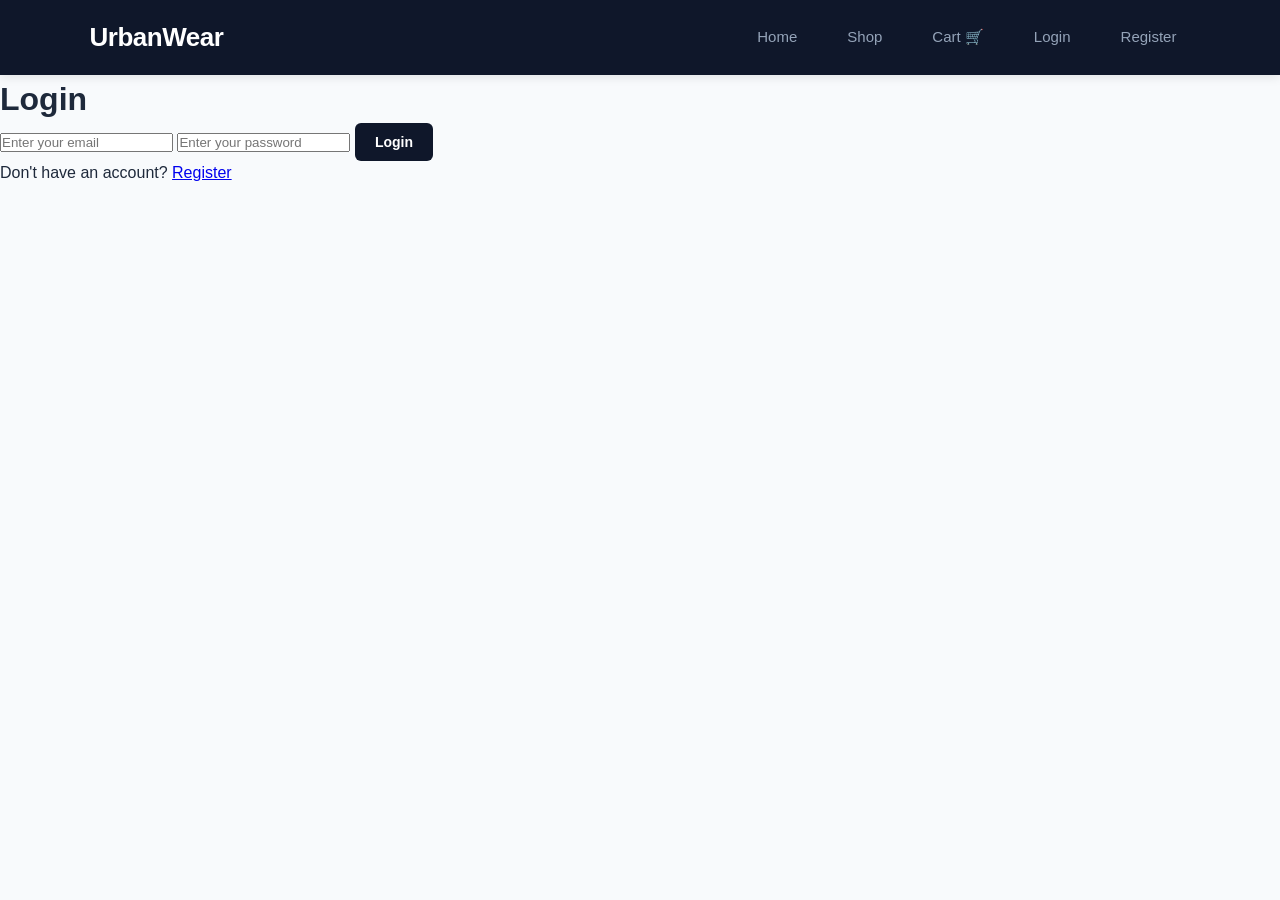
<file: admin.html/dasbord.html>
<!doctype html>
<html lang="en">
  <head>
    <meta charset="UTF-8" />
    <meta name="viewport" content="width=device-width, initial-scale=1.0" />
    <title>UrbanWear | Admin Management Dashboard</title>
    <style>
      * {
        margin: 0;
        padding: 0;
        box-sizing: border-box;
        font-family:
          -apple-system, BlinkMacSystemFont, "Segoe UI", Roboto, Helvetica,
          Arial, sans-serif;
      }

      body {
        display: flex;
        background: #f1f5f9;
        color: #1e293b;
        min-height: 100vh;
      }

      /* SIDEBAR */
      .sidebar {
        width: 260px;
        background: #0f172a;
        color: #f8fafc;
        display: flex;
        flex-direction: column;
        justify-content: space-between;
        position: fixed;
        top: 0;
        bottom: 0;
        left: 0;
        padding: 24px 18px;
        z-index: 100;
      }

      .sidebar-logo {
        display: flex;
        align-items: center;
        gap: 12px;
        padding-bottom: 20px;
        border-bottom: 1px solid #1e293b;
      }

      .sidebar-logo .icon {
        font-size: 26px;
        background: #1e293b;
        width: 44px;
        height: 44px;
        border-radius: 10px;
        display: flex;
        align-items: center;
        justify-content: center;
      }

      .sidebar-logo h2 {
        font-size: 18px;
        font-weight: 700;
        color: #f8fafc;
      }

      .sidebar-logo h2 span {
        color: #d4af37;
      }

      .sidebar-logo p {
        font-size: 11px;
        color: #94a3b8;
        letter-spacing: 0.5px;
      }

      .menu {
        list-style: none;
        margin-top: 25px;
        display: flex;
        flex-direction: column;
        gap: 6px;
        flex-grow: 1;
      }

      .menu a {
        display: flex;
        align-items: center;
        gap: 12px;
        color: #94a3b8;
        text-decoration: none;
        padding: 12px 14px;
        border-radius: 8px;
        font-size: 14px;
        font-weight: 500;
        transition: all 0.2s ease;
      }

      .menu a:hover {
        background: #1e293b;
        color: #f8fafc;
      }

      .menu a.active {
        background: #d4af37;
        color: #0f172a;
        font-weight: 700;
      }

      .sidebar-footer {
        border-top: 1px solid #1e293b;
        padding-top: 18px;
      }

      .user-pill {
        display: flex;
        align-items: center;
        gap: 10px;
        margin-bottom: 14px;
        padding: 8px 10px;
        background: #1e293b;
        border-radius: 8px;
      }

      .user-pill .avatar {
        width: 32px;
        height: 32px;
        background: #d4af37;
        color: #0f172a;
        font-weight: bold;
        border-radius: 50%;
        display: flex;
        align-items: center;
        justify-content: center;
        font-size: 14px;
      }

      .user-pill .info {
        font-size: 12px;
        line-height: 1.3;
        overflow: hidden;
      }

      .user-pill .name {
        font-weight: 600;
        color: #f8fafc;
        white-space: nowrap;
        text-overflow: ellipsis;
      }

      .user-pill .role {
        color: #94a3b8;
        font-size: 11px;
      }

      .btn-logout {
        width: 100%;
        padding: 10px;
        background: #ef4444;
        color: white;
        border: none;
        border-radius: 8px;
        font-weight: 600;
        font-size: 13px;
        cursor: pointer;
        transition: 0.2s;
        display: flex;
        align-items: center;
        justify-content: center;
        gap: 8px;
      }

      .btn-logout:hover {
        background: #dc2626;
      }

      /* MAIN CONTENT */
      .main {
        margin-left: 260px;
        flex-grow: 1;
        padding: 35px 40px;
        max-width: calc(100vw - 260px);
      }

      .header-bar {
        display: flex;
        justify-content: space-between;
        align-items: center;
        margin-bottom: 30px;
      }

      .header-bar h1 {
        font-size: 26px;
        font-weight: 700;
        color: #0f172a;
      }

      .header-bar p {
        color: #64748b;
        font-size: 14px;
        margin-top: 4px;
      }

      .header-actions {
        display: flex;
        gap: 12px;
      }

      /* STATS GRID */
      .stats-grid {
        display: grid;
        grid-template-columns: repeat(auto-fit, minmax(180px, 1fr));
        gap: 18px;
        margin-bottom: 30px;
      }

      .stat-card {
        background: white;
        padding: 20px;
        border-radius: 12px;
        box-shadow: 0 1px 3px rgba(0, 0, 0, 0.05);
        border: 1px solid #e2e8f0;
        display: flex;
        align-items: center;
        gap: 16px;
      }

      .stat-icon {
        width: 48px;
        height: 48px;
        border-radius: 10px;
        display: flex;
        align-items: center;
        justify-content: center;
        font-size: 22px;
      }

      .stat-icon.pending {
        background: #fef3c7;
        color: #d97706;
        border: 2px solid #f59e0b;
      }
      .stat-icon.revenue {
        background: #dcfce7;
        color: #16a34a;
      }
      .stat-icon.orders {
        background: #e0e7ff;
        color: #4338ca;
      }
      .stat-icon.products {
        background: #f3e8ff;
        color: #7e22ce;
      }
      .stat-icon.alerts {
        background: #fee2e2;
        color: #dc2626;
      }

      .stat-info h3 {
        font-size: 24px;
        font-weight: 700;
        color: #0f172a;
        line-height: 1.2;
      }

      .stat-info p {
        font-size: 11px;
        color: #64748b;
        text-transform: uppercase;
        letter-spacing: 0.5px;
        font-weight: 600;
        margin-top: 2px;
      }

      /* SECTIONS & BOXES */
      .dashboard-section {
        background: white;
        border-radius: 12px;
        border: 1px solid #e2e8f0;
        box-shadow: 0 1px 3px rgba(0, 0, 0, 0.05);
        margin-bottom: 30px;
        overflow: hidden;
      }

      .section-header {
        display: flex;
        justify-content: space-between;
        align-items: center;
        padding: 20px 24px;
        border-bottom: 1px solid #e2e8f0;
        flex-wrap: wrap;
        gap: 12px;
      }

      .section-header h2 {
        font-size: 18px;
        font-weight: 700;
        color: #0f172a;
      }

      .btn-primary {
        background: #0f172a;
        color: white;
        padding: 9px 16px;
        border-radius: 6px;
        border: none;
        font-size: 13px;
        font-weight: 600;
        cursor: pointer;
        transition: 0.2s;
        display: inline-flex;
        align-items: center;
        gap: 6px;
      }

      .btn-primary:hover {
        background: #1e293b;
      }

      /* TABLES */
      .table-responsive {
        overflow-x: auto;
      }

      table {
        width: 100%;
        border-collapse: collapse;
        text-align: left;
        font-size: 14px;
      }

      th {
        background: #f8fafc;
        padding: 14px 20px;
        color: #64748b;
        font-weight: 600;
        font-size: 12px;
        text-transform: uppercase;
        letter-spacing: 0.5px;
        border-bottom: 1px solid #e2e8f0;
      }

      td {
        padding: 14px 20px;
        border-bottom: 1px solid #f1f5f9;
        color: #334155;
        vertical-align: middle;
      }

      tr:last-child td {
        border-bottom: none;
      }

      tr:hover td {
        background: #f8fafc;
      }

      /* BADGES */
      .badge {
        display: inline-block;
        padding: 4px 10px;
        border-radius: 20px;
        font-size: 12px;
        font-weight: 600;
      }

      .badge-pending {
        background: #fef3c7;
        color: #b45309;
        border: 1px solid #fde68a;
      }
      .badge-confirmed {
        background: #dcfce7;
        color: #166534;
        border: 1px solid #bbf7d0;
      }
      .badge-cancelled {
        background: #fee2e2;
        color: #991b1b;
      }
      .badge-in-stock {
        background: #dcfce7;
        color: #166534;
      }
      .badge-low-stock {
        background: #fef3c7;
        color: #92400e;
      }
      .badge-out-of-stock {
        background: #fee2e2;
        color: #991b1b;
      }

      /* ACTION BUTTONS */
      .btn-action {
        padding: 6px 12px;
        border-radius: 6px;
        font-size: 12px;
        font-weight: 600;
        cursor: pointer;
        border: 1px solid transparent;
        transition: 0.2s;
        margin-right: 4px;
      }

      .btn-confirm {
        background: #10b981;
        color: white;
      }

      .btn-confirm:hover {
        background: #059669;
      }

      .btn-cancel {
        background: #fee2e2;
        color: #dc2626;
      }

      .btn-cancel:hover {
        background: #fecaca;
      }

      .btn-edit {
        background: #f1f5f9;
        color: #334155;
        border-color: #cbd5e1;
      }

      .btn-edit:hover {
        background: #e2e8f0;
      }

      .btn-delete {
        background: #fee2e2;
        color: #dc2626;
      }

      .btn-delete:hover {
        background: #fecaca;
      }

      /* FILTER TABS */
      .filter-tabs {
        display: flex;
        gap: 8px;
      }

      .tab-btn {
        background: #f1f5f9;
        border: 1px solid #cbd5e1;
        padding: 6px 14px;
        border-radius: 6px;
        font-size: 12px;
        font-weight: 600;
        cursor: pointer;
        color: #475569;
        transition: 0.2s;
      }

      .tab-btn:hover {
        background: #e2e8f0;
      }

      .tab-btn.active {
        background: #0f172a;
        color: white;
        border-color: #0f172a;
      }

      /* MODALS */
      .modal {
        display: none;
        position: fixed;
        inset: 0;
        background: rgba(0, 0, 0, 0.5);
        z-index: 999;
        align-items: center;
        justify-content: center;
        padding: 20px;
      }

      .modal.active {
        display: flex;
      }

      .modal-content {
        background: white;
        border-radius: 12px;
        max-width: 520px;
        width: 100%;
        box-shadow: 0 10px 30px rgba(0, 0, 0, 0.2);
        overflow: hidden;
        animation: modalFadeIn 0.2s ease;
      }

      @keyframes modalFadeIn {
        from {
          transform: scale(0.95);
          opacity: 0;
        }
        to {
          transform: scale(1);
          opacity: 1;
        }
      }

      .modal-header {
        display: flex;
        justify-content: space-between;
        align-items: center;
        padding: 20px 24px;
        border-bottom: 1px solid #e2e8f0;
      }

      .modal-header h3 {
        font-size: 18px;
        font-weight: 700;
        color: #0f172a;
      }

      .modal-close {
        background: none;
        border: none;
        font-size: 22px;
        cursor: pointer;
        color: #94a3b8;
      }

      .modal-body {
        padding: 24px;
      }

      .form-group {
        margin-bottom: 16px;
      }

      .form-group label {
        display: block;
        font-size: 13px;
        font-weight: 600;
        color: #475569;
        margin-bottom: 6px;
      }

      .form-group input,
      .form-group select,
      .form-group textarea {
        width: 100%;
        padding: 10px 12px;
        border: 1px solid #cbd5e1;
        border-radius: 6px;
        font-size: 14px;
        color: #1e293b;
      }

      .modal-footer {
        padding: 16px 24px;
        background: #f8fafc;
        border-top: 1px solid #e2e8f0;
        display: flex;
        justify-content: flex-end;
        gap: 12px;
      }

      /* PRODUCT IMAGE OPTIONS (FILE & URL) */
      .image-mode-toggle {
        display: flex;
        background: #e2e8f0;
        padding: 4px;
        border-radius: 8px;
        gap: 4px;
        margin-bottom: 10px;
      }

      .img-toggle-btn {
        flex: 1;
        display: inline-flex;
        align-items: center;
        justify-content: center;
        gap: 6px;
        padding: 8px 12px;
        border: none;
        border-radius: 6px;
        background: transparent;
        color: #64748b;
        font-size: 13px;
        font-weight: 600;
        cursor: pointer;
        transition: all 0.2s ease;
      }

      .img-toggle-btn.active {
        background: #ffffff;
        color: #0f172a;
        box-shadow: 0 1px 3px rgba(0, 0, 0, 0.1);
      }

      .file-dropzone {
        display: flex;
        flex-direction: column;
        align-items: center;
        justify-content: center;
        padding: 16px 12px;
        border: 2px dashed #cbd5e1;
        border-radius: 8px;
        background: #f8fafc;
        cursor: pointer;
        transition: all 0.2s ease;
        text-align: center;
        gap: 4px;
      }

      .file-dropzone:hover {
        border-color: #0f172a;
        background: #f1f5f9;
      }

      .dropzone-text {
        font-size: 13px;
        font-weight: 600;
        color: #334155;
      }

      .dropzone-sub {
        font-size: 11px;
        color: #94a3b8;
      }

      .image-preview-wrapper {
        margin-top: 10px;
        display: flex;
        align-items: center;
        gap: 12px;
        padding: 8px 12px;
        background: #f8fafc;
        border: 1px solid #e2e8f0;
        border-radius: 8px;
      }

      .image-preview-box {
        width: 54px;
        height: 54px;
        border-radius: 6px;
        border: 1px solid #cbd5e1;
        background: #ffffff;
        overflow: hidden;
        position: relative;
        display: flex;
        align-items: center;
        justify-content: center;
        flex-shrink: 0;
      }

      .image-preview-box img {
        width: 100%;
        height: 100%;
        object-fit: cover;
        display: none;
      }

      .preview-placeholder {
        display: flex;
        flex-direction: column;
        align-items: center;
        justify-content: center;
        color: #94a3b8;
        font-size: 9px;
        text-align: center;
      }

      .image-preview-meta {
        flex: 1;
        display: flex;
        align-items: center;
        justify-content: space-between;
      }

      .preview-badge {
        font-size: 11px;
        font-weight: 600;
        padding: 3px 8px;
        border-radius: 12px;
        background: #e2e8f0;
        color: #475569;
      }

      .btn-clear-img {
        background: none;
        border: none;
        color: #ef4444;
        font-size: 12px;
        font-weight: 600;
        cursor: pointer;
        padding: 4px 8px;
        border-radius: 4px;
      }

      .btn-clear-img:hover {
        background: #fee2e2;
      }

      /* RESPONSIVE */
      @media (max-width: 900px) {
        .sidebar {
          width: 70px;
          padding: 16px 8px;
        }
        .sidebar-logo h2,
        .sidebar-logo p,
        .menu span,
        .user-pill .info,
        .btn-logout span {
          display: none;
        }
        .sidebar-logo {
          justify-content: center;
          padding-bottom: 15px;
        }
        .menu a {
          justify-content: center;
          padding: 12px 0;
        }
        .user-pill {
          justify-content: center;
          padding: 6px 0;
        }
        .main {
          margin-left: 70px;
          padding: 20px;
          max-width: calc(100vw - 70px);
        }
      }
    </style>
  </head>
  <body>
    <!-- SIDEBAR -->
    <aside class="sidebar">
      <div>
        <div class="sidebar-logo">
          <div class="icon">🛒</div>
          <div>
            <h2>Urban<span>Wear</span></h2>
            <p>Management System</p>
          </div>
        </div>

        <ul class="menu">
          <li>
            <a href="#overviewSection" class="active"
              >📊 <span>Overview</span></a
            >
          </li>
          <li>
            <a href="#salesSection">🧾 <span>Orders & Approvals</span></a>
          </li>
          <li>
            <a href="#inventorySection">📦 <span>Products & Stock</span></a>
          </li>
          <li>
            <a href="#usersSection">👥 <span>Users</span></a>
          </li>
          <li>
            <a href="../shop.html" target="_blank"
              >🛍️ <span>Visit Storefront</span></a
            >
          </li>
        </ul>
      </div>

      <div class="sidebar-footer">
        <div class="user-pill">
          <div class="avatar" id="sidebarAvatar">A</div>
          <div class="info">
            <div class="name" id="sidebarUserName">Admin</div>
            <div class="role">Administrator</div>
          </div>
        </div>
        <button onclick="handleLogout()" class="btn-logout">
          <span>🚪 Logout</span>
        </button>
      </div>
    </aside>

    <!-- MAIN CONTENT -->
    <main class="main">
      <header class="header-bar" id="overviewSection">
        <div>
          <h1>Dashboard Overview</h1>
          <p>
            Welcome back! Today is
            <span
              id="currentDateDisplay"
              style="font-weight: 600; color: #0f172a"
            ></span>
          </p>
        </div>
        <div class="header-actions">
          <button
            onclick="handleResetStoreData()"
            class="btn-primary"
            style="
              background: #fee2e2;
              color: #dc2626;
              border: 1px solid #fca5a5;
            "
            title="Cleanse any old items like Lemon Soda and reload clean UrbanWear catalog"
          >
            🧹 Cleanse & Reset Data
          </button>
          <a
            href="../shop.html"
            class="btn-primary"
            style="text-decoration: none"
          >
            View Store ↗
          </a>
          <button
            onclick="openAddProductModal()"
            class="btn-primary"
            style="background: #d4af37; color: #0f172a"
          >
            + Add Product
          </button>
        </div>
      </header>

      <!-- STATS GRID -->
      <section class="stats-grid">
        <div class="stat-card" style="border-left: 4px solid #f59e0b">
          <div class="stat-icon pending">⏳</div>
          <div class="stat-info">
            <h3 id="statPending" style="color: #d97706">0</h3>
            <p>Pending Confirmation</p>
          </div>
        </div>
        <div class="stat-card">
          <div class="stat-icon revenue">💰</div>
          <div class="stat-info">
            <h3 id="statRevenue">$0.00</h3>
            <p>Confirmed Revenue</p>
          </div>
        </div>
        <div class="stat-card">
          <div class="stat-icon orders">📦</div>
          <div class="stat-info">
            <h3 id="statOrders">0</h3>
            <p>Total Orders</p>
          </div>
        </div>
        <div class="stat-card">
          <div class="stat-icon products">👕</div>
          <div class="stat-info">
            <h3 id="statProducts">0</h3>
            <p>Total Products</p>
          </div>
        </div>
        <div class="stat-card">
          <div class="stat-icon alerts">⚠️</div>
          <div class="stat-info">
            <h3 id="statAlerts">0</h3>
            <p>Low Stock Alerts</p>
          </div>
        </div>
      </section>

      <!-- ORDERS & APPROVAL SECTION -->
      <section class="dashboard-section" id="salesSection">
        <div class="section-header">
          <div>
            <h2>Orders & Admin Confirmations</h2>
            <p style="font-size: 13px; color: #64748b; margin-top: 2px">
              Review incoming customer orders and confirm or cancel them.
            </p>
          </div>

          <div class="filter-tabs">
            <button class="tab-btn active" onclick="filterOrders('All', this)">
              All Orders
            </button>
            <button
              class="tab-btn"
              onclick="filterOrders('Pending', this)"
              id="tabPendingBtn"
            >
              Pending
            </button>
            <button class="tab-btn" onclick="filterOrders('Confirmed', this)">
              Confirmed
            </button>
            <button class="tab-btn" onclick="filterOrders('Cancelled', this)">
              Cancelled
            </button>
          </div>
        </div>
        <div class="table-responsive">
          <table>
            <thead>
              <tr>
                <th>Order ID</th>
                <th>Date / Time</th>
                <th>Customer</th>
                <th>Items</th>
                <th>Total</th>
                <th>Status</th>
                <th>Admin Actions</th>
              </tr>
            </thead>
            <tbody id="ordersTableBody">
              <!-- Loaded dynamically -->
            </tbody>
          </table>
        </div>
      </section>

      <!-- PRODUCTS & STOCK STATUS TABLE -->
      <section class="dashboard-section" id="inventorySection">
        <div class="section-header">
          <h2>Product Inventory & Stock Status</h2>
          <button onclick="openAddProductModal()" class="btn-primary">
            + Add New Product
          </button>
        </div>
        <div class="table-responsive">
          <table>
            <thead>
              <tr>
                <th>Image</th>
                <th>Product Name</th>
                <th>Category</th>
                <th>Price</th>
                <th>Stock Count</th>
                <th>Status</th>
                <th>Actions</th>
              </tr>
            </thead>
            <tbody id="inventoryTableBody">
              <!-- Loaded dynamically -->
            </tbody>
          </table>
        </div>
      </section>

      <!-- USER MANAGEMENT -->
      <section class="dashboard-section" id="usersSection">
        <div class="section-header">
          <h2>Registered Users & Roles</h2>
          <button onclick="openAddUserModal()" class="btn-primary">
            + Add New User
          </button>
        </div>
        <div class="table-responsive">
          <table>
            <thead>
              <tr>
                <th>User Name</th>
                <th>Email Address</th>
                <th>Gender</th>
                <th>Role</th>
                <th>Actions</th>
              </tr>
            </thead>
            <tbody id="usersTableBody">
              <!-- Loaded dynamically -->
            </tbody>
          </table>
        </div>
      </section>
    </main>

    <!-- PRODUCT MODAL (ADD & EDIT) -->
    <div class="modal" id="productModal">
      <div class="modal-content">
        <div class="modal-header">
          <h3 id="modalProductTitle">Add New Product</h3>
          <button class="modal-close" onclick="closeProductModal()">
            &times;
          </button>
        </div>
        <form id="productForm" onsubmit="handleProductSubmit(event)">
          <div class="modal-body">
            <input type="hidden" id="formProductId" />
            <div class="form-group">
              <label>Product Name *</label>
              <input
                type="text"
                id="formProductName"
                required
                placeholder="e.g. Classic Oversized Hoodie"
              />
            </div>
            <div
              style="display: grid; grid-template-columns: 1fr 1fr; gap: 12px"
            >
              <div class="form-group">
                <label>Category *</label>
                <select id="formProductCategory" required>
                  <option value="Men">Men</option>
                  <option value="Women">Women</option>
                  <option value="Shoes">Shoes</option>
                  <option value="Accessories">Accessories</option>
                </select>
              </div>
              <div class="form-group">
                <label>Price ($) *</label>
                <input
                  type="number"
                  id="formProductPrice"
                  required
                  step="0.01"
                  min="0"
                  placeholder="29.99"
                />
              </div>
            </div>
            <div class="form-group">
              <label>Stock Quantity *</label>
              <input
                type="number"
                id="formProductStock"
                required
                min="0"
                placeholder="20"
              />
            </div>
            <div class="form-group">
              <label>Description</label>
              <textarea
                id="formProductDesc"
                rows="2"
                placeholder="Brief product summary..."
              ></textarea>
            </div>
          </div>
          <div class="modal-footer">
            <button
              type="button"
              class="btn-action btn-edit"
              onclick="closeProductModal()"
            >
              Cancel
            </button>
            <button
              type="submit"
              class="btn-primary"
              style="background: #0f172a"
            >
              Save Product
            </button>
          </div>
        </form>
      </div>
    </div>

    <!-- ADD USER MODAL -->
    <div class="modal" id="userModal">
      <div class="modal-content">
        <div class="modal-header">
          <h3>Add New User</h3>
          <button class="modal-close" onclick="closeUserModal()">
            &times;
          </button>
        </div>
        <form id="userForm" onsubmit="handleUserSubmit(event)">
          <div class="modal-body">
            <div
              style="display: grid; grid-template-columns: 1fr 1fr; gap: 12px"
            >
              <div class="form-group">
                <label>First Name *</label>
                <input
                  type="text"
                  id="formUserFirst"
                  required
                  placeholder="Alex"
                />
              </div>
              <div class="form-group">
                <label>Last Name *</label>
                <input
                  type="text"
                  id="formUserLast"
                  required
                  placeholder="Rivers"
                />
              </div>
            </div>
            <div class="form-group">
              <label>Email Address *</label>
              <input
                type="email"
                id="formUserEmail"
                required
                placeholder="alex@example.com"
              />
            </div>
            <div class="form-group">
              <label>Password *</label>
              <input
                type="password"
                id="formUserPass"
                required
                minlength="4"
                placeholder="••••••••"
              />
            </div>
            <div class="form-group">
              <label>Role</label>
              <select id="formUserRole">
                <option value="user">User (Customer)</option>
                <option value="admin">Administrator</option>
              </select>
            </div>
          </div>
          <div class="modal-footer">
            <button
              type="button"
              class="btn-action btn-edit"
              onclick="closeUserModal()"
            >
              Cancel
            </button>
            <button
              type="submit"
              class="btn-primary"
              style="background: #0f172a"
            >
              Create User
            </button>
          </div>
        </form>
      </div>
    </div>

    <script src="../js/store.js"></script>
    <script>
      // Check Authentication - Admin Only
      const currentUser = Store.getCurrentUser();
      if (!currentUser || currentUser.role !== "admin") {
        alert(
          "Access Denied! Only administrators can access the UrbanWear Management Dashboard.",
        );
        window.location.href = "../login.html";
      }

      let currentOrderFilter = "All";

      // Initialize UI
      function initDashboard() {
        if (currentUser) {
          const nameEl = document.getElementById("sidebarUserName");
          const avatarEl = document.getElementById("sidebarAvatar");
          if (nameEl)
            nameEl.textContent = `${currentUser.first_name || "Admin"} ${currentUser.last_name || ""}`;
          if (avatarEl)
            avatarEl.textContent = (
              currentUser.first_name ? currentUser.first_name[0] : "A"
            ).toUpperCase();
        }

        const dateEl = document.getElementById("currentDateDisplay");
        if (dateEl) {
          const options = {
            weekday: "long",
            year: "numeric",
            month: "long",
            day: "numeric",
          };
          dateEl.textContent = new Date().toLocaleDateString("en-US", options);
        }

        loadStats();
        renderOrdersTable();
        renderInventoryTable();
        renderUsersTable();
      }

      function loadStats() {
        const products = Store.getProducts();
        const orders = Store.getOrders();
        const users = Store.getUsers();

        const pendingOrders = orders.filter((o) => o.status === "Pending");
        const confirmedRevenue = orders
          .filter((o) => o.status === "Confirmed" || o.status === "Completed")
          .reduce((sum, ord) => sum + (Number(ord.total) || 0), 0);
        const lowStockCount = products.filter((p) => p.stock <= 5).length;

        document.getElementById("statPending").textContent =
          pendingOrders.length;
        document.getElementById("statRevenue").textContent =
          "$" + confirmedRevenue.toFixed(2);
        document.getElementById("statOrders").textContent = orders.length;
        document.getElementById("statProducts").textContent = products.length;
        document.getElementById("statAlerts").textContent = lowStockCount;

        const tabPending = document.getElementById("tabPendingBtn");
        if (tabPending) {
          tabPending.textContent = `Pending (${pendingOrders.length})`;
        }
      }

      function filterOrders(status, btn) {
        currentOrderFilter = status;
        document
          .querySelectorAll(".tab-btn")
          .forEach((b) => b.classList.remove("active"));
        if (btn) btn.classList.add("active");
        renderOrdersTable();
      }

      function renderOrdersTable() {
        const tbody = document.getElementById("ordersTableBody");
        if (!tbody) return;
        const orders = Store.getOrders();
        tbody.innerHTML = "";

        let filtered = orders;
        if (currentOrderFilter !== "All") {
          filtered = orders.filter((o) => o.status === currentOrderFilter);
        }

        if (filtered.length === 0) {
          tbody.innerHTML = `<tr><td colspan="7" style="text-align:center; padding:35px; color:#888;">No ${currentOrderFilter !== "All" ? currentOrderFilter.toLowerCase() : ""} orders found.</td></tr>`;
          return;
        }

        filtered.forEach((order) => {
          const itemsSummary =
            (order.items || []).map((i) => `${i.qty}x ${i.name}`).join(", ") ||
            "Fashion items";

          let badgeClass = "badge-pending";
          let statusLabel = order.status || "Pending";
          if (order.status === "Confirmed" || order.status === "Completed")
            badgeClass = "badge-confirmed";
          if (order.status === "Cancelled") badgeClass = "badge-cancelled";

          let actionHtml = "";
          if (order.status === "Pending") {
            actionHtml = `
                        <button class="btn-action btn-confirm" onclick="handleConfirmOrder('${order.id}')" title="Confirm customer order">
                            ✓ Confirm
                        </button>
                        <button class="btn-action btn-cancel" onclick="handleCancelOrder('${order.id}')" title="Cancel and return stock to inventory">
                            ✗ Cancel
                        </button>
                    `;
          } else if (order.status === "Confirmed") {
            actionHtml = `
                        <span style="font-size:12px; color:#166534; font-weight:600; margin-right:6px;">Approved</span>
                        <button class="btn-action btn-cancel" onclick="handleCancelOrder('${order.id}')" title="Cancel order and restore stock">
                            Cancel
                        </button>
                    `;
          } else if (order.status === "Cancelled") {
            actionHtml = `<span style="font-size:12px; color:#991b1b; font-weight:500;">Restocked to inventory</span>`;
          }

          tbody.innerHTML += `
                    <tr>
                        <td><strong>${order.id}</strong></td>
                        <td>
                            <div>${order.date}</div>
                            <div style="font-size:11px; color:#64748b;">${order.time || ""}</div>
                        </td>
                        <td>
                            <div><strong>${order.customer}</strong></div>
                            <div style="font-size:12px; color:#64748b;">${order.email}</div>
                        </td>
                        <td style="max-width:280px; font-size:13px; color:#475569;">${itemsSummary}</td>
                        <td><strong style="color:#0f172a;">$${Number(order.total).toFixed(2)}</strong></td>
                        <td><span class="badge ${badgeClass}">${statusLabel}</span></td>
                        <td>${actionHtml}</td>
                    </tr>
                `;
        });
      }

      function handleConfirmOrder(orderId) {
        const res = Store.updateOrderStatus(orderId, "Confirmed");
        if (res.success) {
          alert(`Order ${orderId} has been CONFIRMED by admin!`);
          loadStats();
          renderOrdersTable();
        } else {
          alert(res.message);
        }
      }

      function handleCancelOrder(orderId) {
        if (
          confirm(
            `Cancel order ${orderId}? The purchased items will automatically be returned to inventory stock.`,
          )
        ) {
          const res = Store.updateOrderStatus(orderId, "Cancelled");
          if (res.success) {
            alert(
              `Order ${orderId} has been cancelled and stock has been restored.`,
            );
            loadStats();
            renderOrdersTable();
            renderInventoryTable();
          } else {
            alert(res.message);
          }
        }
      }

      function renderInventoryTable() {
        const tbody = document.getElementById("inventoryTableBody");
        if (!tbody) return;
        const products = Store.getProducts();
        tbody.innerHTML = "";

        if (products.length === 0) {
          tbody.innerHTML = `<tr><td colspan="7" style="text-align:center; padding:30px; color:#888;">No products in inventory. Click "+ Add New Product" to get started.</td></tr>`;
          return;
        }

        products.forEach((product) => {
          let badgeClass = "badge-in-stock";
          let statusText = "In Stock";
          if (product.stock <= 0) {
            badgeClass = "badge-out-of-stock";
            statusText = "Out of Stock";
          } else if (product.stock <= 5) {
            badgeClass = "badge-low-stock";
            statusText = "Low Stock";
          }

          tbody.innerHTML += `
                    <tr>
                        <td>
                            <img src="${product.image}" alt="${product.name}" style="width:48px; height:48px; object-fit:cover; border-radius:6px;" onerror="this.src='https://images.unsplash.com/photo-1521572267360-ee0c2909d518?auto=format&fit=crop&w=600&q=80'">
                        </td>
                        <td><strong>${product.name}</strong></td>
                        <td><span style="background:#f1f5f9; padding:3px 8px; border-radius:4px; font-size:12px;">${product.category || "Apparel"}</span></td>
                        <td>$${Number(product.price).toFixed(2)}</td>
                        <td><strong>${product.stock}</strong></td>
                        <td><span class="badge ${badgeClass}">${statusText}</span></td>
                        <td>
                            <button class="btn-action btn-edit" onclick="openEditProductModal(${product.id})">Edit</button>
                            <button class="btn-action btn-delete" onclick="handleDeleteProduct(${product.id})">Delete</button>
                        </td>
                    </tr>
                `;
        });
      }

      function renderUsersTable() {
        const tbody = document.getElementById("usersTableBody");
        if (!tbody) return;
        const users = Store.getUsers();
        tbody.innerHTML = "";

        users.forEach((user) => {
          const isAdmin = user.role === "admin";
          const isMasterAdmin = user.email.toLowerCase() === "admin@gmail.com";
          const deleteBtn = isMasterAdmin
            ? `<span style="font-size:11px; color:#94a3b8;">Protected</span>`
            : `<button class="btn-action btn-delete" onclick="handleDeleteUser('${user.email}')">Delete</button>`;

          tbody.innerHTML += `
                    <tr>
                        <td><strong>${user.first_name || ""} ${user.last_name || ""}</strong></td>
                        <td>${user.email}</td>
                        <td>${user.gender || "Not Specified"}</td>
                        <td>
                            <span class="badge ${isAdmin ? "badge-low-stock" : "badge-completed"}" style="${isAdmin ? "background:#fef3c7; color:#b45309;" : "background:#e0e7ff; color:#3730a3;"}">
                                ${user.role || "user"}
                            </span>
                        </td>
                        <td>${deleteBtn}</td>
                    </tr>
                `;
        });
      }

      // Product Image Mode & Handlers (File vs URL)
      let currentImageMode = "file";

      function setImageMode(mode) {
        currentImageMode = mode;
        const btnFile = document.getElementById("btnModeFile");
        const btnUrl = document.getElementById("btnModeUrl");
        const fileGroup = document.getElementById("imageFileInputGroup");
        const urlGroup = document.getElementById("imageUrlInputGroup");

        if (mode === "file") {
          btnFile.classList.add("active");
          btnUrl.classList.remove("active");
          fileGroup.style.display = "block";
          urlGroup.style.display = "none";
        } else {
          btnUrl.classList.add("active");
          btnFile.classList.remove("active");
          urlGroup.style.display = "block";
          fileGroup.style.display = "none";
        }
      }

      function handleProductFileSelect(event) {
        const file = event.target.files && event.target.files[0];
        if (!file) return;

        if (file.size > 5 * 1024 * 1024) {
          alert(
            "Image file size is too large. Please select an image under 5MB.",
          );
          event.target.value = "";
          return;
        }

        const reader = new FileReader();
        reader.onload = function (e) {
          const base64 = e.target.result;
          updateProductImage(base64, "Uploaded File");
          const fileInfo = document.getElementById("fileSelectedInfo");
          const fileName = document.getElementById("fileSelectedName");
          if (fileInfo && fileName) {
            fileName.textContent = file.name;
            fileInfo.style.display = "block";
          }
        };
        reader.readAsDataURL(file);
      }

      function handleProductUrlChange(url) {
        updateProductImage(url.trim(), "Web URL");
      }

      function updateProductImage(src, sourceLabel = "") {
        const hiddenInput = document.getElementById("formProductImage");
        const img = document.getElementById("imagePreviewImg");
        const placeholder = document.getElementById("imagePreviewPlaceholder");
        const badge = document.getElementById("previewSourceBadge");

        if (hiddenInput) hiddenInput.value = src;

        if (src) {
          if (img) {
            img.src = src;
            img.style.display = "block";
          }
          if (placeholder) placeholder.style.display = "none";
          if (badge)
            badge.textContent =
              sourceLabel ||
              (src.startsWith("data:") ? "Uploaded File" : "Web URL");
        } else {
          if (img) {
            img.src = "";
            img.style.display = "none";
          }
          if (placeholder) placeholder.style.display = "flex";
          if (badge) badge.textContent = "No Image";
        }
      }

      function handlePreviewError() {
        const img = document.getElementById("imagePreviewImg");
        const placeholder = document.getElementById("imagePreviewPlaceholder");
        const badge = document.getElementById("previewSourceBadge");
        if (img) img.style.display = "none";
        if (placeholder) placeholder.style.display = "flex";
        if (badge) badge.textContent = "Invalid URL";
      }

      function clearProductImage() {
        const fileInput = document.getElementById("formProductFileInput");
        const urlInput = document.getElementById("formProductImageUrl");
        const fileInfo = document.getElementById("fileSelectedInfo");

        if (fileInput) fileInput.value = "";
        if (urlInput) urlInput.value = "";
        if (fileInfo) fileInfo.style.display = "none";

        updateProductImage("", "");
      }

      // Product Modal Handlers
      function openAddProductModal() {
        document.getElementById("modalProductTitle").textContent =
          "Add New Product";
        document.getElementById("formProductId").value = "";
        document.getElementById("formProductName").value = "";
        document.getElementById("formProductCategory").value = "Men";
        document.getElementById("formProductPrice").value = "";
        document.getElementById("formProductStock").value = "15";
        document.getElementById("formProductDesc").value = "";

        clearProductImage();
        const defaultSample =
          "https://images.unsplash.com/photo-1521572267360-ee0c2909d518?auto=format&fit=crop&w=600&q=80";
        document.getElementById("formProductImageUrl").value = defaultSample;
        setImageMode("url");
        updateProductImage(defaultSample, "Web URL");

        document.getElementById("productModal").classList.add("active");
      }

      function openEditProductModal(id) {
        const product = Store.getProductById(id);
        if (!product) return;

        document.getElementById("modalProductTitle").textContent =
          "Edit Product";
        document.getElementById("formProductId").value = product.id;
        document.getElementById("formProductName").value = product.name;
        document.getElementById("formProductCategory").value =
          product.category || "Men";
        document.getElementById("formProductPrice").value = product.price;
        document.getElementById("formProductStock").value = product.stock;
        document.getElementById("formProductDesc").value =
          product.description || "";

        clearProductImage();
        const existingImg = product.image || "";
        if (existingImg.startsWith("data:image/")) {
          setImageMode("file");
          updateProductImage(existingImg, "Uploaded File");
        } else {
          setImageMode("url");
          document.getElementById("formProductImageUrl").value = existingImg;
          updateProductImage(existingImg, "Web URL");
        }

        document.getElementById("productModal").classList.add("active");
      }

      function closeProductModal() {
        document.getElementById("productModal").classList.remove("active");
      }

      function handleProductSubmit(e) {
        e.preventDefault();
        const id = document.getElementById("formProductId").value;
        const name = document.getElementById("formProductName").value.trim();
        const category = document.getElementById("formProductCategory").value;
        const price = parseFloat(
          document.getElementById("formProductPrice").value,
        );
        const stock = parseInt(
          document.getElementById("formProductStock").value,
        );
        const image = document.getElementById("formProductImage").value.trim();
        const description = document
          .getElementById("formProductDesc")
          .value.trim();

        if (!image) {
          alert("Please choose an image file or provide an image URL.");
          return;
        }

        if (id) {
          Store.updateProduct(id, {
            name,
            category,
            price,
            stock,
            image,
            description,
          });
          alert("Product updated successfully!");
        } else {
          Store.addProduct({
            name,
            category,
            price,
            stock,
            image,
            description,
          });
          alert("Product created successfully!");
        }

        closeProductModal();
        loadStats();
        renderInventoryTable();
      }

      function handleDeleteProduct(id) {
        const product = Store.getProductById(id);
        if (!product) return;
        if (confirm(`Are you sure you want to delete "${product.name}"?`)) {
          Store.deleteProduct(id);
          loadStats();
          renderInventoryTable();
        }
      }

      // User Modal Handlers
      function openAddUserModal() {
        document.getElementById("formUserFirst").value = "";
        document.getElementById("formUserLast").value = "";
        document.getElementById("formUserEmail").value = "";
        document.getElementById("formUserPass").value = "";
        document.getElementById("formUserRole").value = "user";
        document.getElementById("userModal").classList.add("active");
      }

      function closeUserModal() {
        document.getElementById("userModal").classList.remove("active");
      }

      function handleUserSubmit(e) {
        e.preventDefault();
        const firstName = document.getElementById("formUserFirst").value.trim();
        const lastName = document.getElementById("formUserLast").value.trim();
        const email = document.getElementById("formUserEmail").value.trim();
        const password = document.getElementById("formUserPass").value;
        const role = document.getElementById("formUserRole").value;

        const res = Store.addUser({
          first_name: firstName,
          last_name: lastName,
          email: email,
          password: password,
          role: role,
          gender: "Not Specified",
        });

        if (!res.success) {
          alert(res.message);
          return;
        }

        alert("User account created!");
        closeUserModal();
        loadStats();
        renderUsersTable();
      }

      function handleDeleteUser(email) {
        if (confirm(`Delete user account "${email}"?`)) {
          const res = Store.deleteUser(email);
          if (res.success) {
            loadStats();
            renderUsersTable();
          } else {
            alert(res.message);
          }
        }
      }

      function handleResetStoreData() {
        if (
          confirm(
            "Reset store to clean official UrbanWear catalog? This will remove any stale mini-market items (such as Lemon Soda), reset products, and empty your cart.",
          )
        ) {
          Store.resetToCleanState();
          alert("Store data reset successfully to official UrbanWear catalog!");
          location.reload();
        }
      }

      function handleLogout() {
        Store.logout();
      }

      document.addEventListener("DOMContentLoaded", initDashboard);
    </script>
  </body>
</html>
</file>
<file: css/style.css>
/* ==========================================================================
   URBANWEAR MAIN STYLESHEET (css/style.css)
   ========================================================================== */

* {
  box-sizing: border-box;
  margin: 0;
  padding: 0;
}

body {
  font-family:
    -apple-system, BlinkMacSystemFont, "Segoe UI", Roboto, Helvetica, Arial,
    sans-serif;
  background: #f8fafc;
  color: #1e293b;
  line-height: 1.5;
}

/* HEADER & NAVIGATION */
header,
.header {
  background: #0f172a;
  color: white;
  padding: 0 7%;
  height: 75px;
  display: flex;
  justify-content: space-between;
  align-items: center;
  position: sticky;
  top: 0;
  z-index: 1000;
  box-shadow: 0 2px 10px rgba(0, 0, 0, 0.1);
}

.logo,
header h2 {
  color: white;
  text-decoration: none;
  font-size: 26px;
  font-weight: 800;
  letter-spacing: -0.5px;
}

.logo span,
header h2 span {
  color: #d4af37;
}

nav {
  display: flex;
  align-items: center;
  gap: 22px;
}

nav a {
  color: #e2e8f0;
  color: #94a3b8;
  text-decoration: none;
  font-size: 15px;
  font-weight: 500;
  transition: color 0.2s ease;
  padding: 6px 14px;
  border-radius: 8px;
  transition: all 0.2s ease;
}

nav a:hover,
nav a:hover {
  color: #ffffff;
  background: rgba(255, 255, 255, 0.08);
}

nav a.active {
  color: #d4af37;
  background: rgba(212, 175, 55, 0.12);
  font-weight: 600;
}

nav b,
#cartCount {
  background: #d4af37;
  color: #0f172a;
  padding: 2px 7px;
  border-radius: 20px;
  font-size: 12px;
  font-weight: 700;
  margin-left: 2px;
}

.nav-user {
  color: #d4af37;
  font-weight: 600;
  font-size: 14px;
}

/* CONTAINER */
.container {
  width: 90%;
  max-width: 1200px;
  margin: 40px auto;
}

/* BUTTONS */
button,
.btn {
  background: #0f172a;
  color: white;
  border: none;
  padding: 11px 20px;
  border-radius: 6px;
  font-size: 14px;
  font-weight: 600;
  cursor: pointer;
  text-decoration: none;
  display: inline-flex;
  align-items: center;
  justify-content: center;
  gap: 6px;
  transition: all 0.2s ease;
}

button:hover,
.btn:hover {
  background: #1e293b;
  transform: translateY(-1px);
}

button:disabled,
.btn:disabled {
  background: #94a3b8;
  cursor: not-allowed;
  transform: none;
}

/* CATEGORY NAVBAR & FILTER BUTTONS OVERRIDES */
.filters .filter,
.filter {
  background: #e2e8f0;
  color: #0f172a;
  border: 1.5px solid #cbd5e1;
  padding: 9px 20px;
  border-radius: 9999px;
  cursor: pointer;
  font-size: 14px;
  font-weight: 600;
  letter-spacing: 0.2px;
  transition: all 0.22s ease;
  display: inline-flex;
  align-items: center;
  justify-content: center;
  box-shadow: 0 1px 2px rgba(0, 0, 0, 0.04);
}

.filters .filter:hover,
.filter:hover {
  background: #1e293b;
  color: #ffffff;
  border-color: #1e293b;
  transform: translateY(-2px);
  box-shadow: 0 4px 12px rgba(15, 23, 42, 0.18);
}

.filters .filter.active,
.filter.active {
  background: #0f172a;
  color: #ffffff;
  border-color: #0f172a;
  box-shadow: 0 4px 14px rgba(15, 23, 42, 0.28);
  transform: translateY(-1px);
}

/* FOOTER */
footer {
  background: #0f172a;
  color: #94a3b8;
  text-align: center;
  padding: 25px 20px;
  font-size: 14px;
  margin-top: 60px;
}

/* MOBILE RESPONSIVENESS */
@media (max-width: 768px) {
  header,
  .header {
    height: auto;
    padding: 16px 5%;
    flex-direction: column;
    gap: 14px;
  }

  nav {
    flex-wrap: wrap;
    justify-content: center;
    gap: 15px;
  }
}
</file>
<file: css/shop.css>
* {
    margin: 0;
    padding: 0;
    box-sizing: border-box;
}

body {
    font-family: Arial, Helvetica, sans-serif;
    background: #f7f7f7;
    color: #111;
}

/* ================= HEADER ================= */

.header {
    height: 75px;
    padding: 0 7%;
    background: #111;
    display: flex;
    align-items: center;
    justify-content: space-between;
}

.logo {
    color: white;
    text-decoration: none;
    font-size: 28px;
    font-weight: bold;
}

.logo span {
    color: #d4af37;
}

nav {
    display: flex;
    align-items: center;
    gap: 25px;
}

nav a {
    color: white;
    text-decoration: none;
    font-size: 16px;
    transition: 0.3s;
}

nav a:hover {
    color: #d4af37;
}

nav a.active {
    color: #d4af37;
}

nav b {
    background: #d4af37;
    color: #111;
    padding: 3px 7px;
    border-radius: 20px;
    font-size: 12px;
}

.hidden {
    display: none !important;
}

/* ================= SHOP ================= */

.section {
    width: 86%;
    max-width: 1300px;
    margin: auto;
}

.shop-page {
    padding: 55px 0 80px;
}

/* Section Header */

.section-head {
    display: flex;
    justify-content: space-between;
    align-items: center;
    margin-bottom: 35px;
}

.eyebrow {
    color: #888;
    font-size: 13px;
    font-weight: bold;
    letter-spacing: 2px;
    margin-bottom: 8px;
}

.section-head h1 {
    font-size: 42px;
    font-weight: 700;
}

/* ================= FILTER ================= */
/* ================= CATEGORY NAVBAR & FILTERS ================= */

.filters {
    display: flex;
    align-items: center;
    gap: 12px;
    justify-content: space-between;
    gap: 16px;
    margin-bottom: 35px;
    flex-wrap: wrap;
    background: #ffffff;
    padding: 14px 20px;
    border-radius: 16px;
    border: 1px solid #e2e8f0;
    box-shadow: 0 4px 18px rgba(0, 0, 0, 0.04);
}

.filter-pills {
    display: flex;
    align-items: center;
    gap: 10px;
    flex-wrap: wrap;
}

/* Default pill style - NOT white, crisp dark slate text on sleek cool-grey */
.filters .filter,
.filter {
    border: 1px solid #ddd;
    background: white;
    padding: 11px 20px;
    border-radius: 25px;
    cursor: pointer;
    font-size: 14px;
    transition: 0.3s;
    background: #e2e8f0 !important;
    color: #0f172a !important;
    border: 1.5px solid #cbd5e1 !important;
    padding: 9px 20px !important;
    border-radius: 9999px !important;
    cursor: pointer !important;
    font-size: 14px !important;
    font-weight: 600 !important;
    letter-spacing: 0.2px;
    transition: all 0.22s ease !important;
    display: inline-flex !important;
    align-items: center !important;
    justify-content: center !important;
    text-decoration: none !important;
    box-shadow: 0 1px 2px rgba(0, 0, 0, 0.04);
}

.filters .filter:hover,
.filter:hover {
    background: #111;
    color: white;
    border-color: #111;
    background: #1e293b !important;
    color: #ffffff !important;
    border-color: #1e293b !important;
    transform: translateY(-2px);
    box-shadow: 0 4px 12px rgba(15, 23, 42, 0.18);
}

/* Active Category Pill */
.filters .filter.active,
.filter.active {
    background: #111;
    color: white;
    border-color: #111;
    background: #0f172a !important;
    color: #ffffff !important;
    border-color: #0f172a !important;
    box-shadow: 0 4px 14px rgba(15, 23, 42, 0.28) !important;
    transform: translateY(-1px);
}

/* Sort */
.filters .filter.active::after,
.filter.active::after {
    content: "";
    display: inline-block;
    width: 6px;
    height: 6px;
    background: #d4af37;
    border-radius: 50%;
    margin-left: 6px;
}

/* Sort Container & Select */
.sort-container {
    display: flex;
    align-items: center;
    gap: 10px;
    margin-left: auto;
}

.sort-label {
    font-size: 13px;
    font-weight: 600;
    color: #64748b;
    white-space: nowrap;
}

#sort {
    margin-left: auto;
    padding: 11px 18px;
    border: 1px solid #ddd;
    border-radius: 8px;
    background: white;
    padding: 9px 36px 9px 16px;
    border: 1.5px solid #cbd5e1;
    border-radius: 9999px;
    background: #e2e8f0;
    color: #0f172a;
    font-size: 14px;
    font-weight: 600;
    cursor: pointer;
    outline: none;
    transition: all 0.22s ease;
    appearance: none;
    -webkit-appearance: none;
    background-image: url("data:image/svg+xml,%3Csvg xmlns='http://www.w3.org/2000/svg' width='14' height='14' viewBox='0 0 24 24' fill='none' stroke='%230f172a' stroke-width='2.5' stroke-linecap='round' stroke-linejoin='round'%3E%3Cpolyline points='6 9 12 15 18 9'%3E%3C/polyline%3E%3C/svg%3E");
    background-repeat: no-repeat;
    background-position: right 14px center;
}

#sort:hover {
    border-color: #94a3b8;
    background-color: #cbd5e1;
}

#sort:focus {
    border-color: #0f172a;
    box-shadow: 0 0 0 3px rgba(15, 23, 42, 0.1);
}

@media (max-width: 768px) {
    .filters {
        flex-direction: column;
        align-items: stretch;
        gap: 14px;
        padding: 14px;
    }
    .filter-pills {
        justify-content: flex-start;
        overflow-x: auto;
        padding-bottom: 4px;
        -webkit-overflow-scrolling: touch;
        scrollbar-width: none;
    }
    .filter-pills::-webkit-scrollbar {
        display: none;
    }
    .sort-container {
        margin-left: 0;
        width: 100%;
        justify-content: space-between;
    }
    #sort {
        width: 100%;
    }
}

/* ================= PRODUCT GRID ================= */

.product-grid {
    display: grid;
    grid-template-columns: repeat(4, 1fr);
    gap: 25px;
}

/* Product Card */

.product-card {
    background: white;
    border-radius: 12px;
    overflow: hidden;
    transition: 0.3s;
    box-shadow: 0 3px 15px rgba(0, 0, 0, 0.06);
}

.product-card:hover {
    transform: translateY(-6px);
    box-shadow: 0 10px 25px rgba(0, 0, 0, 0.12);
}

.product-card img {
    width: 100%;
    height: 300px;
    object-fit: cover;
    display: block;
}

.product-info {
    padding: 18px;
}

.product-info h3 {
    font-size: 18px;
    margin-bottom: 8px;
}

.product-category {
    color: #888;
    font-size: 13px;
    margin-bottom: 10px;
}

.product-price {
    font-size: 18px;
    font-weight: bold;
    margin-bottom: 15px;
}

/* Add Cart Button */

.add-cart {
    width: 100%;
    padding: 12px;
    border: none;
    background: #111;
    color: white;
    border-radius: 7px;
    cursor: pointer;
    font-size: 14px;
    transition: 0.3s;
}

.add-cart:hover {
    background: #d4af37;
    color: #111;
}

/* ================= FOOTER ================= */

footer {
    background: #111;
    color: #aaa;
    text-align: center;
    padding: 25px;
    font-size: 14px;
}

/* ================= RESPONSIVE ================= */

@media (max-width: 1000px) {

    .product-grid {
        grid-template-columns: repeat(3, 1fr);
    }

    .header {
        padding: 0 4%;
    }

    .section {
        width: 92%;
    }
}

@media (max-width: 750px) {

    .header {
        height: auto;
        padding: 20px;
        flex-direction: column;
        gap: 18px;
    }

    nav {
        gap: 15px;
        flex-wrap: wrap;
        justify-content: center;
    }

    .section-head h1 {
        font-size: 32px;
    }

    .product-grid {
        grid-template-columns: repeat(2, 1fr);
    }

    #sort {
        margin-left: 0;
        width: 100%;
    }
}

@media (max-width: 500px) {

    .product-grid {
        grid-template-columns: 1fr;
    }

    .product-card img {
        height: 350px;
    }

    .filters {
        flex-direction: column;
        align-items: stretch;
    }

    .filter {
        width: 100%;
    }
}
</file>
